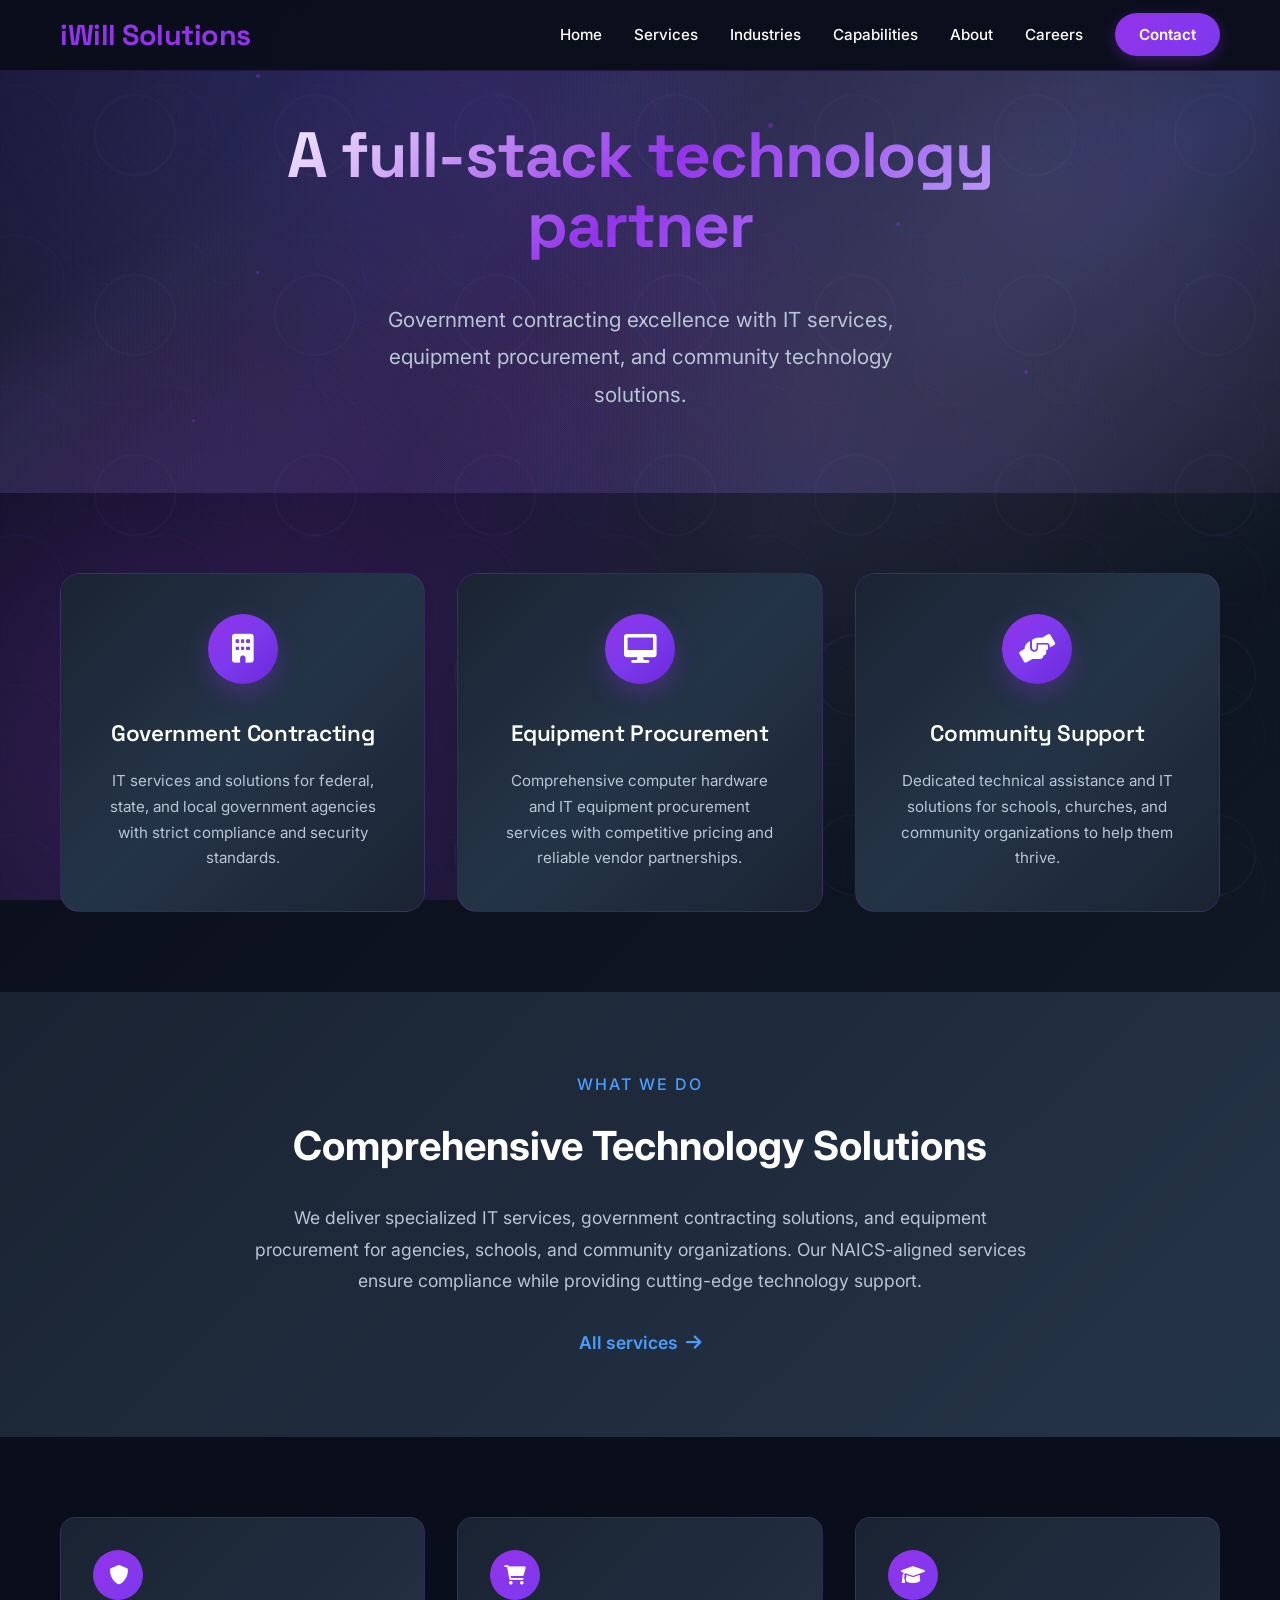
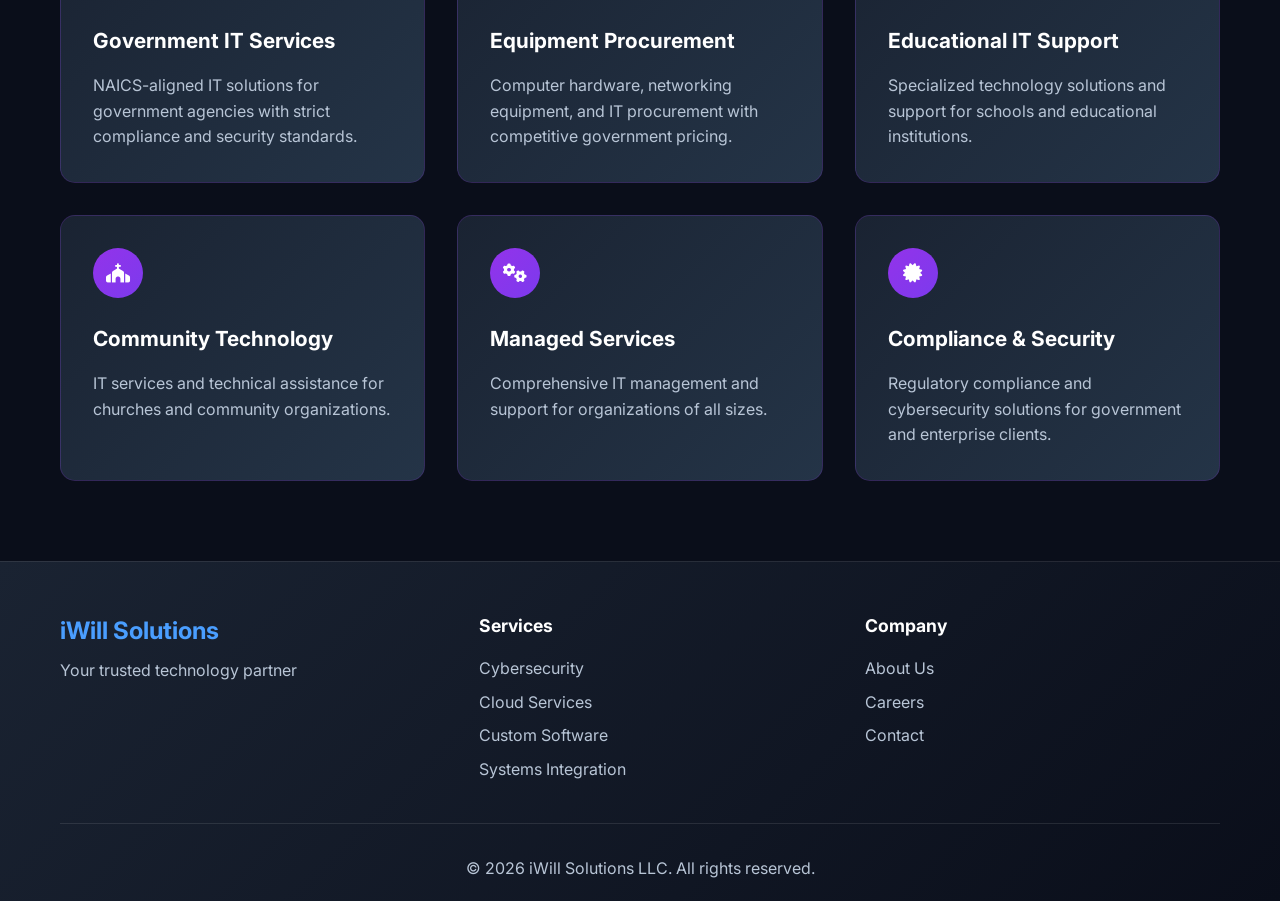
<file: index.html>
<!DOCTYPE html>
<html lang="en">
<head>
    <meta charset="UTF-8">
    <meta name="viewport" content="width=device-width, initial-scale=1.0">
    <title>iWill Solutions - A full-stack technology partner</title>
    <link rel="stylesheet" href="styles.css">
    <link rel="stylesheet" href="https://cdnjs.cloudflare.com/ajax/libs/font-awesome/6.0.0/css/all.min.css">
</head>
<body>
    <!-- Navigation -->
    <header class="navbar">
        <nav class="nav-container">
            <div class="nav-logo">
                <h2>iWill Solutions</h2>
            </div>
            <ul class="nav-menu">
                <li><a href="index.html" class="nav-link active">Home</a></li>
                <li><a href="services.html" class="nav-link">Services</a></li>
                <li><a href="industries.html" class="nav-link">Industries</a></li>
                <li><a href="capabilities.html" class="nav-link">Capabilities</a></li>
                <li><a href="about.html" class="nav-link">About</a></li>
                <li><a href="careers.html" class="nav-link">Careers</a></li>
                <li><a href="#contact" class="nav-link contact-btn">Contact</a></li>
            </ul>
            <div class="hamburger">
                <span></span>
                <span></span>
                <span></span>
            </div>
        </nav>
    </header>

    <!-- Main Content -->
    <main>
        <!-- Hero Section -->
        <section class="hero">
            <div class="container">
                <div class="hero-content">
                    <h1>A full-stack technology partner</h1>
                    <p>Government contracting excellence with IT services, equipment procurement, and community technology solutions.</p>
                </div>
            </div>
            <!-- Floating Particles -->
            <div class="particles">
                <div class="particle"></div>
                <div class="particle"></div>
                <div class="particle"></div>
                <div class="particle"></div>
                <div class="particle"></div>
                <div class="particle"></div>
                <div class="particle"></div>
                <div class="particle"></div>
                <div class="particle"></div>
                <div class="particle"></div>
                <div class="particle"></div>
            </div>
        </section>

        <!-- Feature Cards Section -->
        <section class="feature-cards">
            <div class="container">
                <div class="cards-grid">
                    <div class="card">
                        <div class="card-icon">
                            <i class="fas fa-building"></i>
                        </div>
                        <h3>Government Contracting</h3>
                        <p>IT services and solutions for federal, state, and local government agencies with strict compliance and security standards.</p>
                    </div>
                    <div class="card">
                        <div class="card-icon">
                            <i class="fas fa-desktop"></i>
                        </div>
                        <h3>Equipment Procurement</h3>
                        <p>Comprehensive computer hardware and IT equipment procurement services with competitive pricing and reliable vendor partnerships.</p>
                    </div>
                    <div class="card">
                        <div class="card-icon">
                            <i class="fas fa-hands-helping"></i>
                        </div>
                        <h3>Community Support</h3>
                        <p>Dedicated technical assistance and IT solutions for schools, churches, and community organizations to help them thrive.</p>
                    </div>
                </div>
            </div>
        </section>

        <!-- What We Do Section -->
        <section class="what-we-do">
            <div class="container">
                <div class="section-header">
                    <h2>WHAT WE DO</h2>
                    <h1>Comprehensive Technology Solutions</h1>
                    <p>We deliver specialized IT services, government contracting solutions, and equipment procurement for agencies, schools, and community organizations. Our NAICS-aligned services ensure compliance while providing cutting-edge technology support.</p>
                    <a href="services.html" class="all-services-link">All services <i class="fas fa-arrow-right"></i></a>
                </div>
            </div>
        </section>

        <!-- Services Grid Section -->
        <section class="services-grid">
            <div class="container">
                <div class="services-cards">
                    <div class="service-card">
                        <div class="service-icon">
                            <i class="fas fa-shield-alt"></i>
                        </div>
                        <h3>Government IT Services</h3>
                        <p>NAICS-aligned IT solutions for government agencies with strict compliance and security standards.</p>
                    </div>
                    <div class="service-card">
                        <div class="service-icon">
                            <i class="fas fa-shopping-cart"></i>
                        </div>
                        <h3>Equipment Procurement</h3>
                        <p>Computer hardware, networking equipment, and IT procurement with competitive government pricing.</p>
                    </div>
                    <div class="service-card">
                        <div class="service-icon">
                            <i class="fas fa-graduation-cap"></i>
                        </div>
                        <h3>Educational IT Support</h3>
                        <p>Specialized technology solutions and support for schools and educational institutions.</p>
                    </div>
                    <div class="service-card">
                        <div class="service-icon">
                            <i class="fas fa-church"></i>
                        </div>
                        <h3>Community Technology</h3>
                        <p>IT services and technical assistance for churches and community organizations.</p>
                    </div>
                    <div class="service-card">
                        <div class="service-icon">
                            <i class="fas fa-cogs"></i>
                        </div>
                        <h3>Managed Services</h3>
                        <p>Comprehensive IT management and support for organizations of all sizes.</p>
                    </div>
                    <div class="service-card">
                        <div class="service-icon">
                            <i class="fas fa-certificate"></i>
                        </div>
                        <h3>Compliance & Security</h3>
                        <p>Regulatory compliance and cybersecurity solutions for government and enterprise clients.</p>
                    </div>
                </div>
            </div>
        </section>
    </main>

    <!-- Footer -->
    <footer class="footer">
        <div class="container">
            <div class="footer-content">
                <div class="footer-logo">
                    <h3>iWill Solutions</h3>
                    <p>Your trusted technology partner</p>
                </div>
                <div class="footer-links">
                    <div class="footer-section">
                        <h4>Services</h4>
                        <ul>
                            <li><a href="services.html">Cybersecurity</a></li>
                            <li><a href="services.html">Cloud Services</a></li>
                            <li><a href="services.html">Custom Software</a></li>
                            <li><a href="services.html">Systems Integration</a></li>
                        </ul>
                    </div>
                    <div class="footer-section">
                        <h4>Company</h4>
                        <ul>
                            <li><a href="about.html">About Us</a></li>
                            <li><a href="careers.html">Careers</a></li>
                            <li><a href="#contact">Contact</a></li>
                        </ul>
                    </div>
                </div>
            </div>
            <div class="footer-bottom">
                <p>&copy; 2026 iWill Solutions LLC. All rights reserved.</p>
            </div>
        </div>
    </footer>

    <script src="script.js"></script>
</body>
</html>
</file>
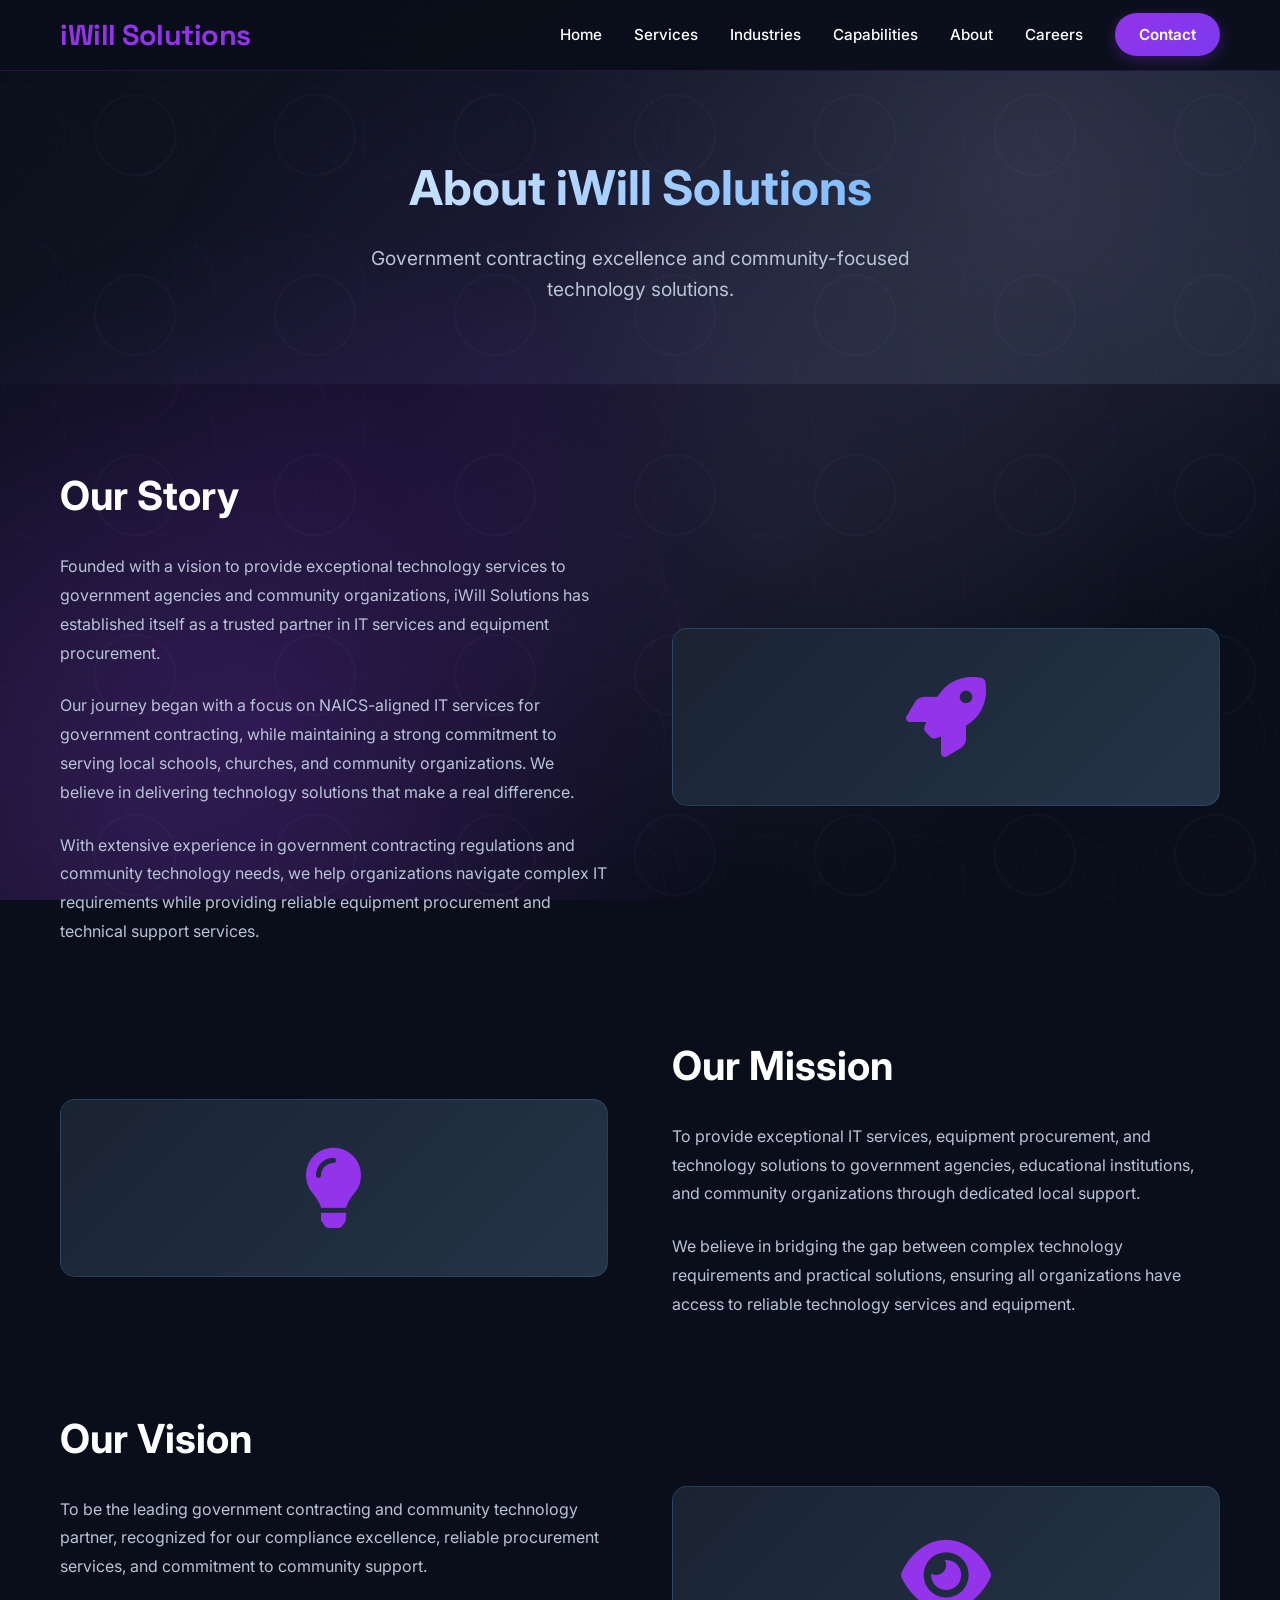
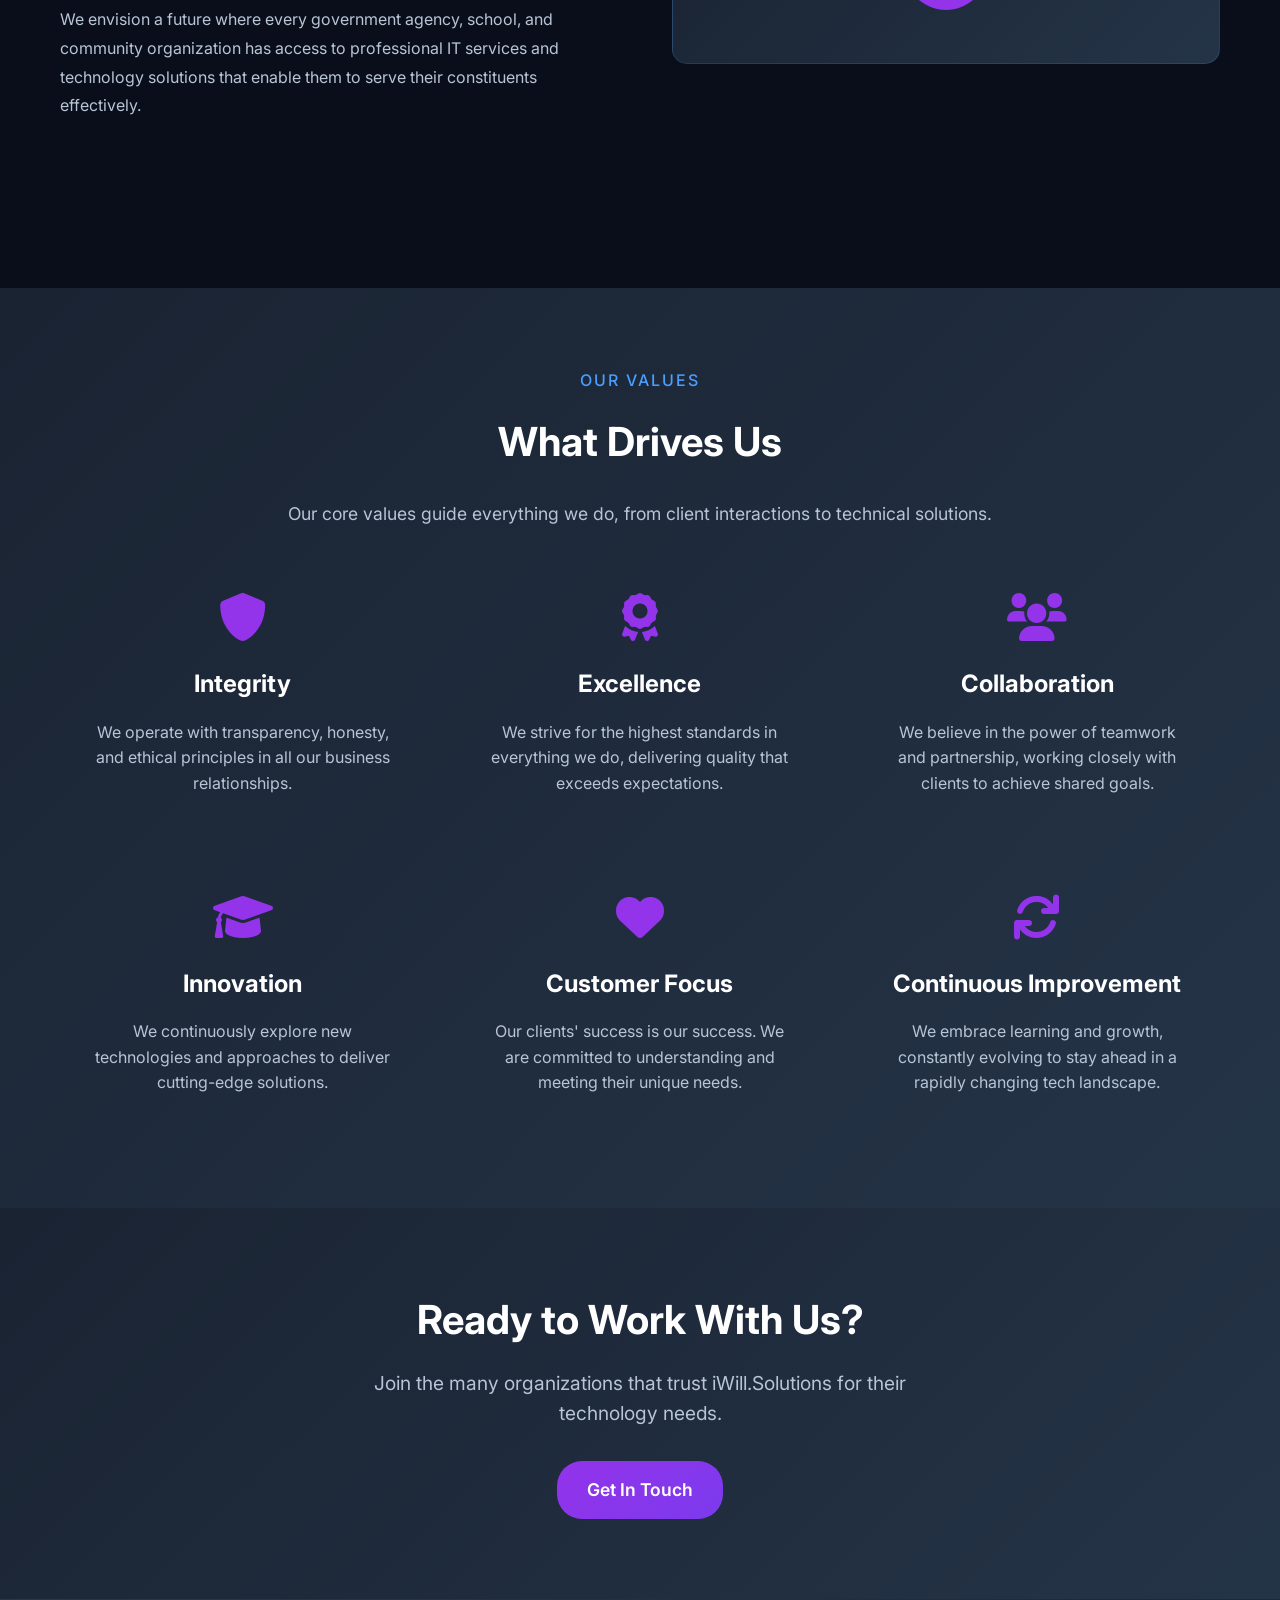
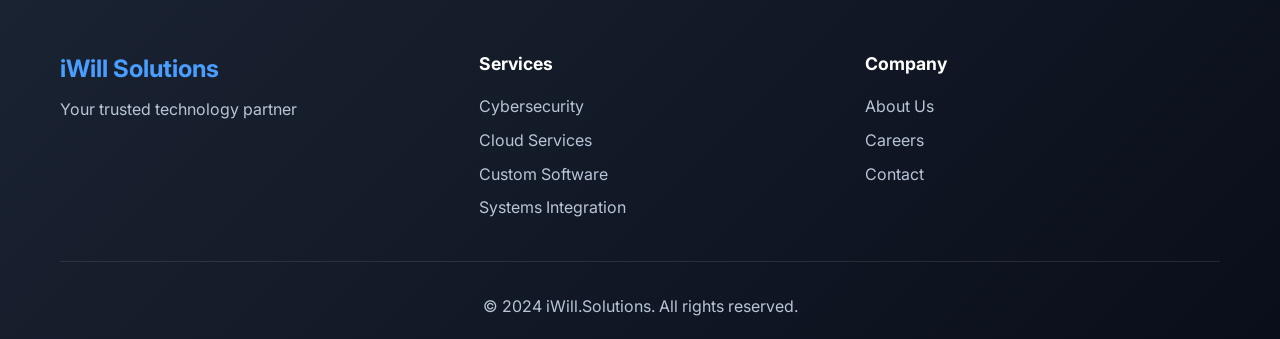
<file: about.html>
<!DOCTYPE html>
<html lang="en">
<head>
    <meta charset="UTF-8">
    <meta name="viewport" content="width=device-width, initial-scale=1.0">
    <title>About - iWill Solutions</title>
    <link rel="stylesheet" href="styles.css">
    <link rel="stylesheet" href="https://cdnjs.cloudflare.com/ajax/libs/font-awesome/6.0.0/css/all.min.css">
</head>
<body>
    <!-- Navigation -->
    <header class="navbar">
        <nav class="nav-container">
            <div class="nav-logo">
                <h2>iWill Solutions</h2>
            </div>
            <ul class="nav-menu">
                <li><a href="index.html" class="nav-link">Home</a></li>
                <li><a href="services.html" class="nav-link">Services</a></li>
                <li><a href="industries.html" class="nav-link">Industries</a></li>
                <li><a href="capabilities.html" class="nav-link">Capabilities</a></li>
                <li><a href="about.html" class="nav-link active">About</a></li>
                <li><a href="careers.html" class="nav-link">Careers</a></li>
                <li><a href="#contact" class="nav-link contact-btn">Contact</a></li>
            </ul>
            <div class="hamburger">
                <span></span>
                <span></span>
                <span></span>
            </div>
        </nav>
    </header>

    <!-- Main Content -->
    <main>
        <!-- Page Header -->
        <section class="page-header">
            <div class="container">
                <div class="page-header-content">
                    <h1>About iWill Solutions</h1>
                    <p>Government contracting excellence and community-focused technology solutions.</p>
                </div>
            </div>
        </section>

        <!-- About Content -->
        <section class="about-content">
            <div class="container">
                <div class="about-grid">
                    <div class="about-text">
                        <h2>Our Story</h2>
                        <p>Founded with a vision to provide exceptional technology services to government agencies and community organizations, iWill Solutions has established itself as a trusted partner in IT services and equipment procurement.</p>
                        <p>Our journey began with a focus on NAICS-aligned IT services for government contracting, while maintaining a strong commitment to serving local schools, churches, and community organizations. We believe in delivering technology solutions that make a real difference.</p>
                        <p>With extensive experience in government contracting regulations and community technology needs, we help organizations navigate complex IT requirements while providing reliable equipment procurement and technical support services.</p>
                    </div>
                    <div class="about-image">
                        <i class="fas fa-rocket"></i>
                    </div>
                </div>

                <div class="about-grid">
                    <div class="about-image">
                        <i class="fas fa-lightbulb"></i>
                    </div>
                    <div class="about-text">
                        <h2>Our Mission</h2>
                        <p>To provide exceptional IT services, equipment procurement, and technology solutions to government agencies, educational institutions, and community organizations through dedicated local support.</p>
                        <p>We believe in bridging the gap between complex technology requirements and practical solutions, ensuring all organizations have access to reliable technology services and equipment.</p>
                    </div>
                </div>

                <div class="about-grid">
                    <div class="about-text">
                        <h2>Our Vision</h2>
                        <p>To be the leading government contracting and community technology partner, recognized for our compliance excellence, reliable procurement services, and commitment to community support.</p>
                        <p>We envision a future where every government agency, school, and community organization has access to professional IT services and technology solutions that enable them to serve their constituents effectively.</p>
                    </div>
                    <div class="about-image">
                        <i class="fas fa-eye"></i>
                    </div>
                </div>
            </div>
        </section>

        <!-- Values Section -->
        <section class="values-section">
            <div class="container">
                <div class="section-header">
                    <h2>Our Values</h2>
                    <h1>What Drives Us</h1>
                    <p>Our core values guide everything we do, from client interactions to technical solutions.</p>
                </div>
                <div class="values-grid">
                    <div class="value-card">
                        <i class="fas fa-shield-alt"></i>
                        <h3>Integrity</h3>
                        <p>We operate with transparency, honesty, and ethical principles in all our business relationships.</p>
                    </div>
                    <div class="value-card">
                        <i class="fas fa-award"></i>
                        <h3>Excellence</h3>
                        <p>We strive for the highest standards in everything we do, delivering quality that exceeds expectations.</p>
                    </div>
                    <div class="value-card">
                        <i class="fas fa-users"></i>
                        <h3>Collaboration</h3>
                        <p>We believe in the power of teamwork and partnership, working closely with clients to achieve shared goals.</p>
                    </div>
                    <div class="value-card">
                        <i class="fas fa-graduation-cap"></i>
                        <h3>Innovation</h3>
                        <p>We continuously explore new technologies and approaches to deliver cutting-edge solutions.</p>
                    </div>
                    <div class="value-card">
                        <i class="fas fa-heart"></i>
                        <h3>Customer Focus</h3>
                        <p>Our clients' success is our success. We are committed to understanding and meeting their unique needs.</p>
                    </div>
                    <div class="value-card">
                        <i class="fas fa-sync"></i>
                        <h3>Continuous Improvement</h3>
                        <p>We embrace learning and growth, constantly evolving to stay ahead in a rapidly changing tech landscape.</p>
                    </div>
                </div>
            </div>
        </section>

        <!-- CTA Section -->
        <section class="cta-section">
            <div class="container">
                <div class="cta-content">
                    <h2>Ready to Work With Us?</h2>
                    <p>Join the many organizations that trust iWill.Solutions for their technology needs.</p>
                    <a href="#contact" class="cta-button">Get In Touch</a>
                </div>
            </div>
        </section>
    </main>

    <!-- Footer -->
    <footer class="footer">
        <div class="container">
            <div class="footer-content">
                <div class="footer-logo">
                    <h3>iWill Solutions</h3>
                    <p>Your trusted technology partner</p>
                </div>
                <div class="footer-links">
                    <div class="footer-section">
                        <h4>Services</h4>
                        <ul>
                            <li><a href="services.html">Cybersecurity</a></li>
                            <li><a href="services.html">Cloud Services</a></li>
                            <li><a href="services.html">Custom Software</a></li>
                            <li><a href="services.html">Systems Integration</a></li>
                        </ul>
                    </div>
                    <div class="footer-section">
                        <h4>Company</h4>
                        <ul>
                            <li><a href="about.html">About Us</a></li>
                            <li><a href="careers.html">Careers</a></li>
                            <li><a href="#contact">Contact</a></li>
                        </ul>
                    </div>
                </div>
            </div>
            <div class="footer-bottom">
                <p>&copy; 2024 iWill.Solutions. All rights reserved.</p>
            </div>
        </div>
    </footer>

    <script src="script.js"></script>
</body>
</html>
</file>
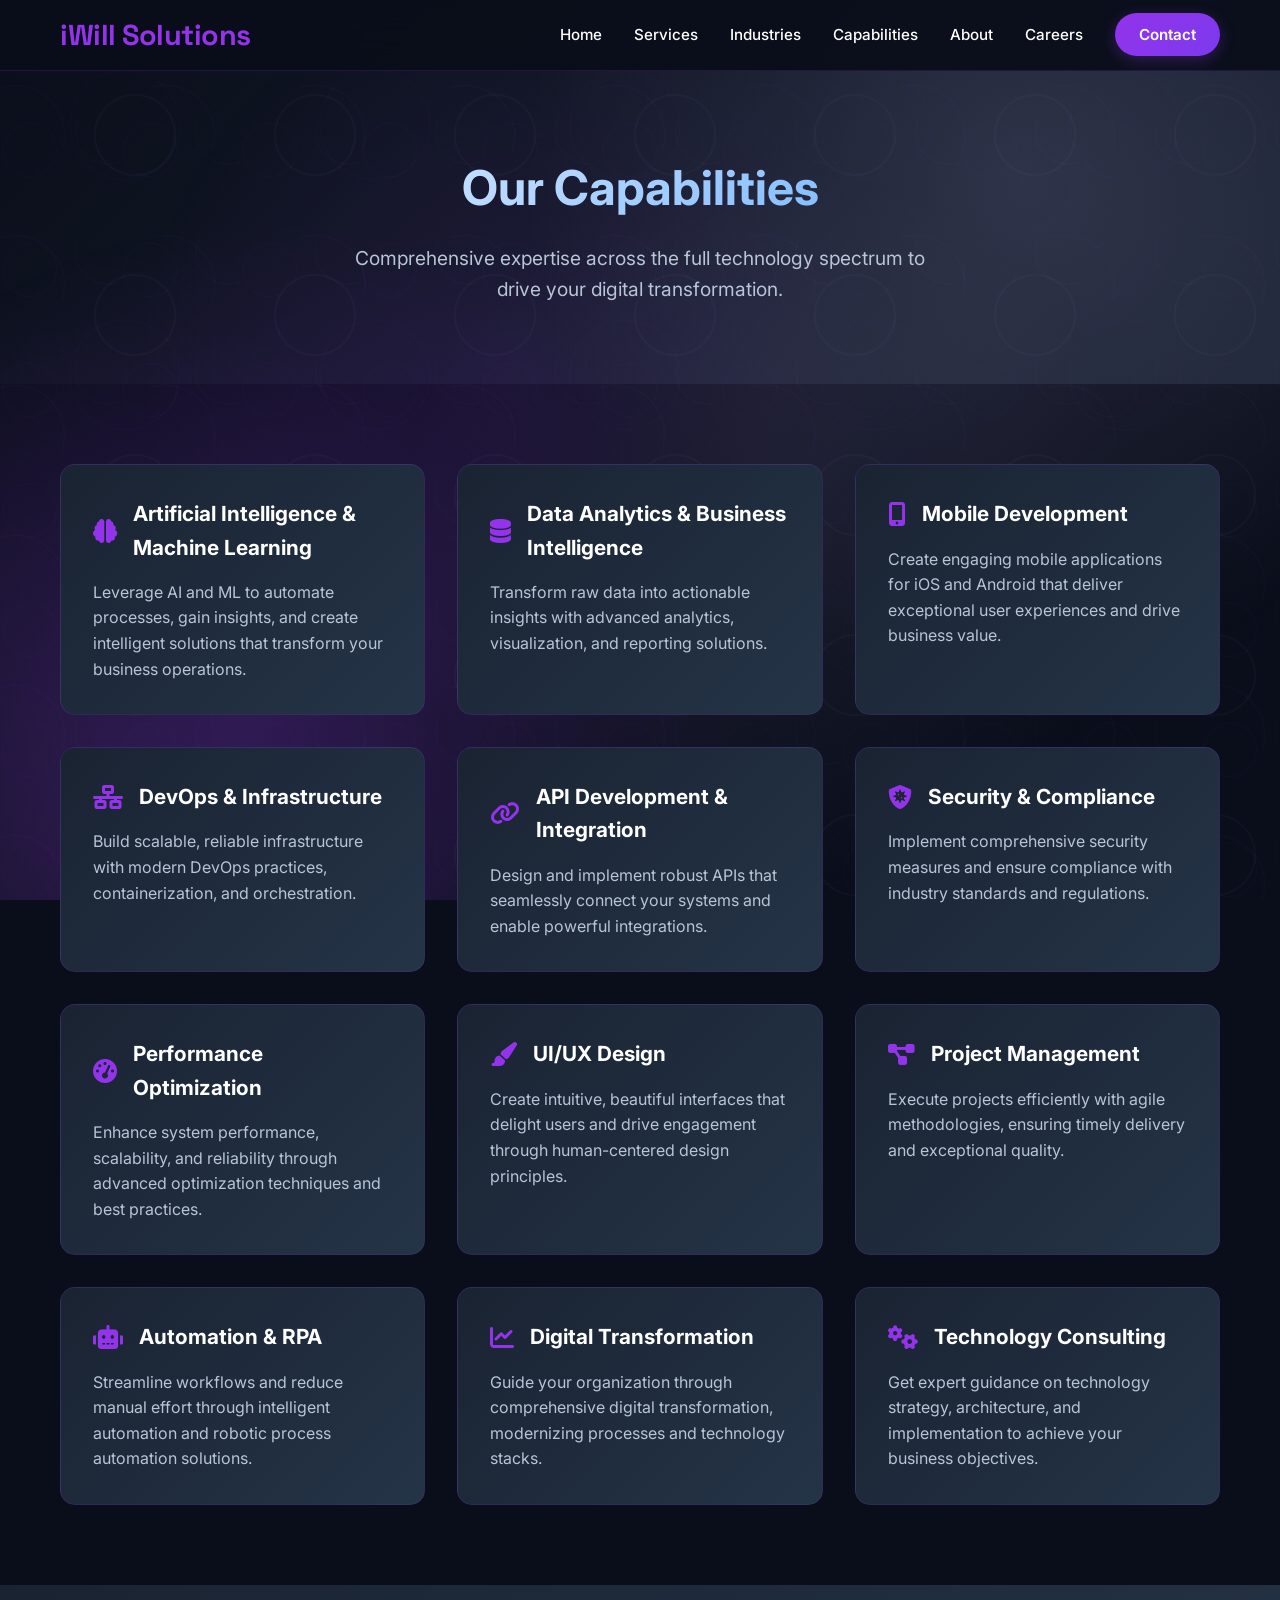
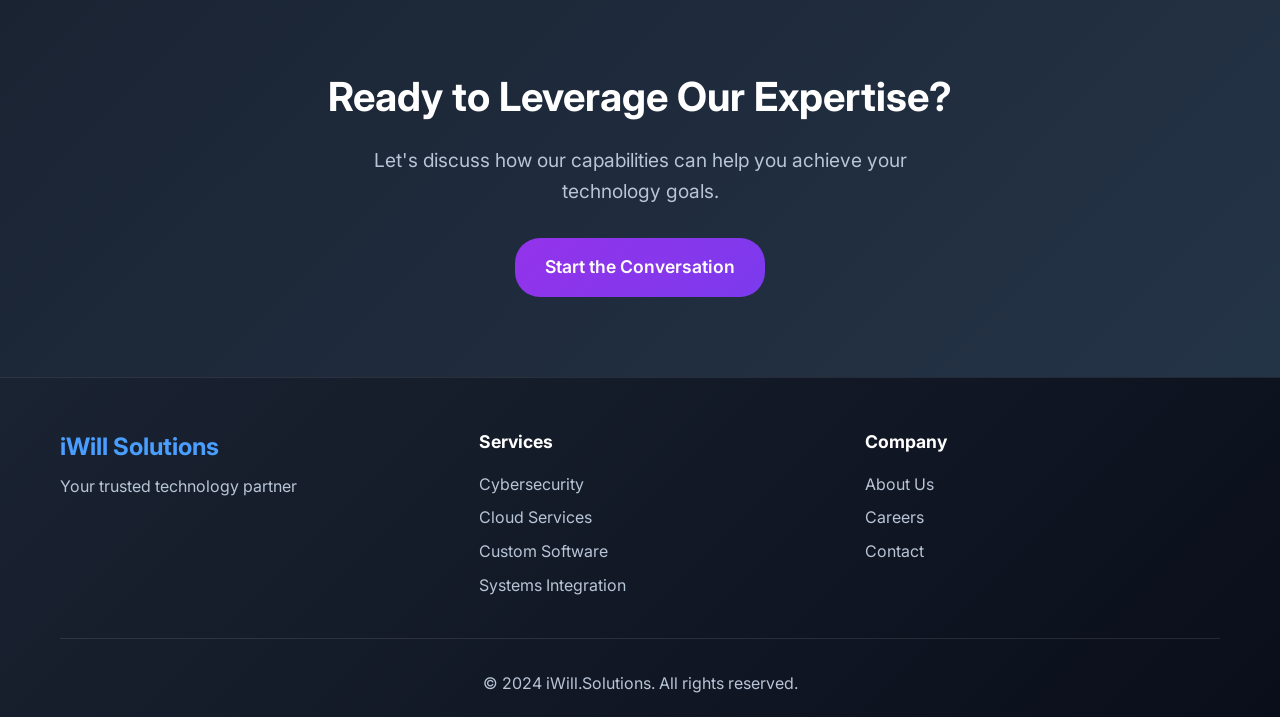
<file: capabilities.html>
<!DOCTYPE html>
<html lang="en">
<head>
    <meta charset="UTF-8">
    <meta name="viewport" content="width=device-width, initial-scale=1.0">
    <title>Capabilities - iWill Solutions</title>
    <link rel="stylesheet" href="styles.css">
    <link rel="stylesheet" href="https://cdnjs.cloudflare.com/ajax/libs/font-awesome/6.0.0/css/all.min.css">
</head>
<body>
    <!-- Navigation -->
    <header class="navbar">
        <nav class="nav-container">
            <div class="nav-logo">
                <h2>iWill Solutions</h2>
            </div>
            <ul class="nav-menu">
                <li><a href="index.html" class="nav-link">Home</a></li>
                <li><a href="services.html" class="nav-link">Services</a></li>
                <li><a href="industries.html" class="nav-link">Industries</a></li>
                <li><a href="capabilities.html" class="nav-link active">Capabilities</a></li>
                <li><a href="about.html" class="nav-link">About</a></li>
                <li><a href="careers.html" class="nav-link">Careers</a></li>
                <li><a href="#contact" class="nav-link contact-btn">Contact</a></li>
            </ul>
            <div class="hamburger">
                <span></span>
                <span></span>
                <span></span>
            </div>
        </nav>
    </header>

    <!-- Main Content -->
    <main>
        <!-- Page Header -->
        <section class="capabilities-hero">
            <div class="container">
                <div class="page-header-content">
                    <h1>Our Capabilities</h1>
                    <p>Comprehensive expertise across the full technology spectrum to drive your digital transformation.</p>
                </div>
            </div>
        </section>

        <!-- Capabilities Grid -->
        <section class="services-detail">
            <div class="container">
                <div class="capabilities-grid">
                    <div class="capability-card">
                        <div class="capability-header">
                            <i class="fas fa-brain"></i>
                            <h3>Artificial Intelligence & Machine Learning</h3>
                        </div>
                        <p>Leverage AI and ML to automate processes, gain insights, and create intelligent solutions that transform your business operations.</p>
                    </div>

                    <div class="capability-card">
                        <div class="capability-header">
                            <i class="fas fa-database"></i>
                            <h3>Data Analytics & Business Intelligence</h3>
                        </div>
                        <p>Transform raw data into actionable insights with advanced analytics, visualization, and reporting solutions.</p>
                    </div>

                    <div class="capability-card">
                        <div class="capability-header">
                            <i class="fas fa-mobile-alt"></i>
                            <h3>Mobile Development</h3>
                        </div>
                        <p>Create engaging mobile applications for iOS and Android that deliver exceptional user experiences and drive business value.</p>
                    </div>

                    <div class="capability-card">
                        <div class="capability-header">
                            <i class="fas fa-network-wired"></i>
                            <h3>DevOps & Infrastructure</h3>
                        </div>
                        <p>Build scalable, reliable infrastructure with modern DevOps practices, containerization, and orchestration.</p>
                    </div>

                    <div class="capability-card">
                        <div class="capability-header">
                            <i class="fas fa-link"></i>
                            <h3>API Development & Integration</h3>
                        </div>
                        <p>Design and implement robust APIs that seamlessly connect your systems and enable powerful integrations.</p>
                    </div>

                    <div class="capability-card">
                        <div class="capability-header">
                            <i class="fas fa-shield-virus"></i>
                            <h3>Security & Compliance</h3>
                        </div>
                        <p>Implement comprehensive security measures and ensure compliance with industry standards and regulations.</p>
                    </div>

                    <div class="capability-card">
                        <div class="capability-header">
                            <i class="fas fa-tachometer-alt"></i>
                            <h3>Performance Optimization</h3>
                        </div>
                        <p>Enhance system performance, scalability, and reliability through advanced optimization techniques and best practices.</p>
                    </div>

                    <div class="capability-card">
                        <div class="capability-header">
                            <i class="fas fa-paint-brush"></i>
                            <h3>UI/UX Design</h3>
                        </div>
                        <p>Create intuitive, beautiful interfaces that delight users and drive engagement through human-centered design principles.</p>
                    </div>

                    <div class="capability-card">
                        <div class="capability-header">
                            <i class="fas fa-project-diagram"></i>
                            <h3>Project Management</h3>
                        </div>
                        <p>Execute projects efficiently with agile methodologies, ensuring timely delivery and exceptional quality.</p>
                    </div>

                    <div class="capability-card">
                        <div class="capability-header">
                            <i class="fas fa-robot"></i>
                            <h3>Automation & RPA</h3>
                        </div>
                        <p>Streamline workflows and reduce manual effort through intelligent automation and robotic process automation solutions.</p>
                    </div>

                    <div class="capability-card">
                        <div class="capability-header">
                            <i class="fas fa-chart-line"></i>
                            <h3>Digital Transformation</h3>
                        </div>
                        <p>Guide your organization through comprehensive digital transformation, modernizing processes and technology stacks.</p>
                    </div>

                    <div class="capability-card">
                        <div class="capability-header">
                            <i class="fas fa-cogs"></i>
                            <h3>Technology Consulting</h3>
                        </div>
                        <p>Get expert guidance on technology strategy, architecture, and implementation to achieve your business objectives.</p>
                    </div>
                </div>
            </div>
        </section>

        <!-- CTA Section -->
        <section class="cta-section">
            <div class="container">
                <div class="cta-content">
                    <h2>Ready to Leverage Our Expertise?</h2>
                    <p>Let's discuss how our capabilities can help you achieve your technology goals.</p>
                    <a href="#contact" class="cta-button">Start the Conversation</a>
                </div>
            </div>
        </section>
    </main>

    <!-- Footer -->
    <footer class="footer">
        <div class="container">
            <div class="footer-content">
                <div class="footer-logo">
                    <h3>iWill Solutions</h3>
                    <p>Your trusted technology partner</p>
                </div>
                <div class="footer-links">
                    <div class="footer-section">
                        <h4>Services</h4>
                        <ul>
                            <li><a href="services.html">Cybersecurity</a></li>
                            <li><a href="services.html">Cloud Services</a></li>
                            <li><a href="services.html">Custom Software</a></li>
                            <li><a href="services.html">Systems Integration</a></li>
                        </ul>
                    </div>
                    <div class="footer-section">
                        <h4>Company</h4>
                        <ul>
                            <li><a href="about.html">About Us</a></li>
                            <li><a href="careers.html">Careers</a></li>
                            <li><a href="#contact">Contact</a></li>
                        </ul>
                    </div>
                </div>
            </div>
            <div class="footer-bottom">
                <p>&copy; 2024 iWill.Solutions. All rights reserved.</p>
            </div>
        </div>
    </footer>

    <script src="script.js"></script>
</body>
</html>
</file>
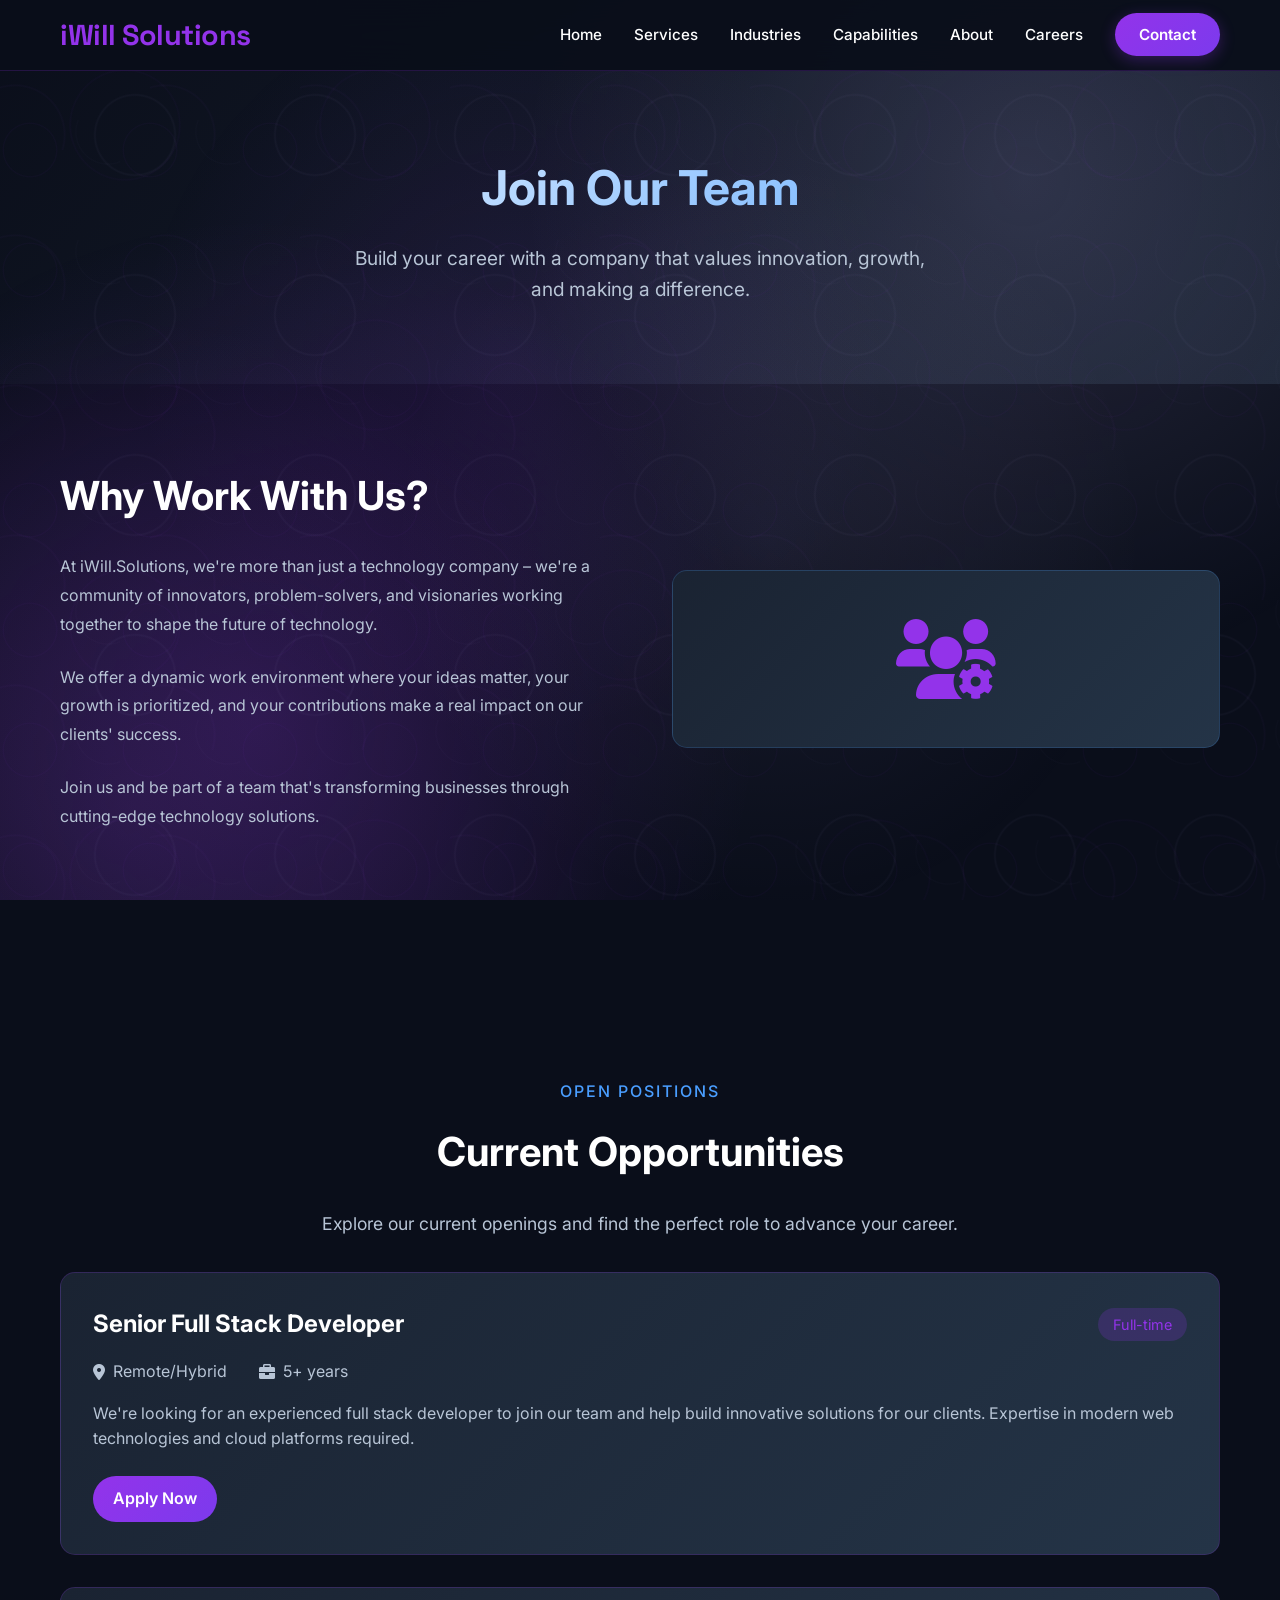
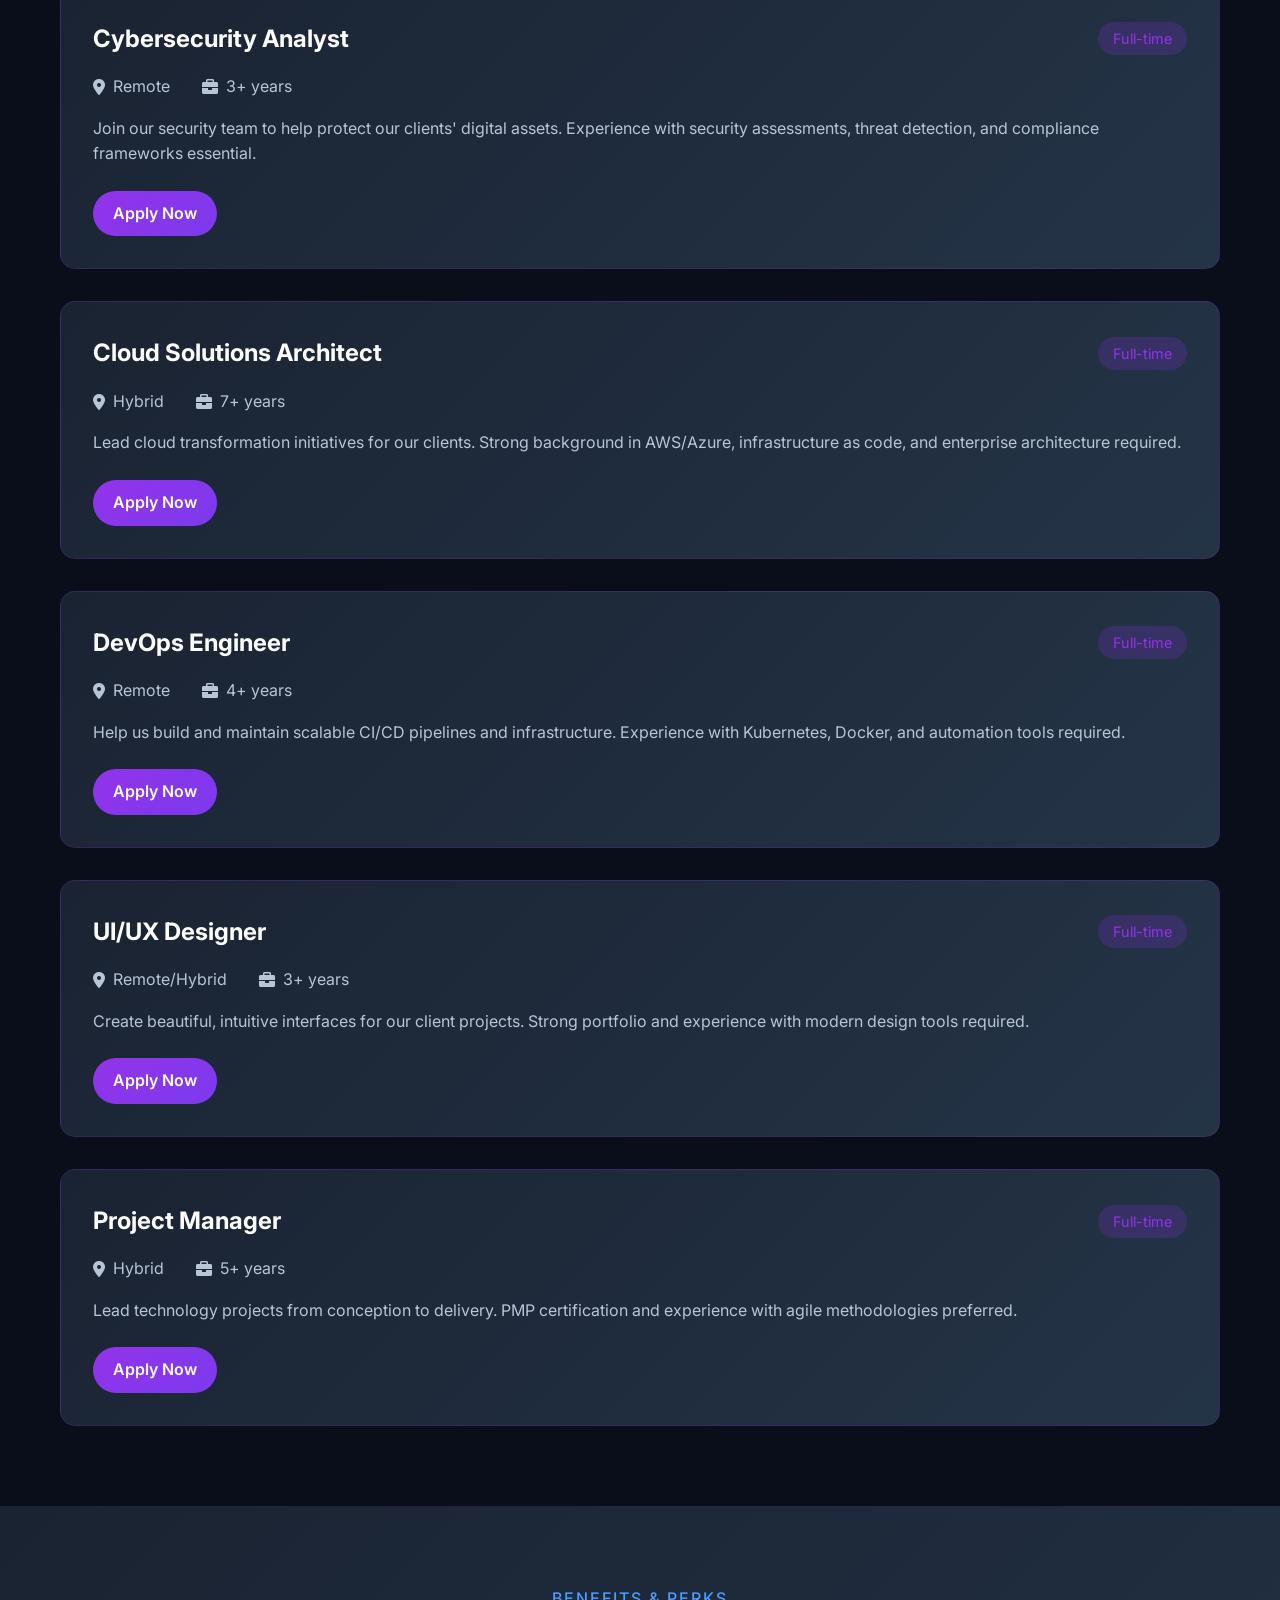
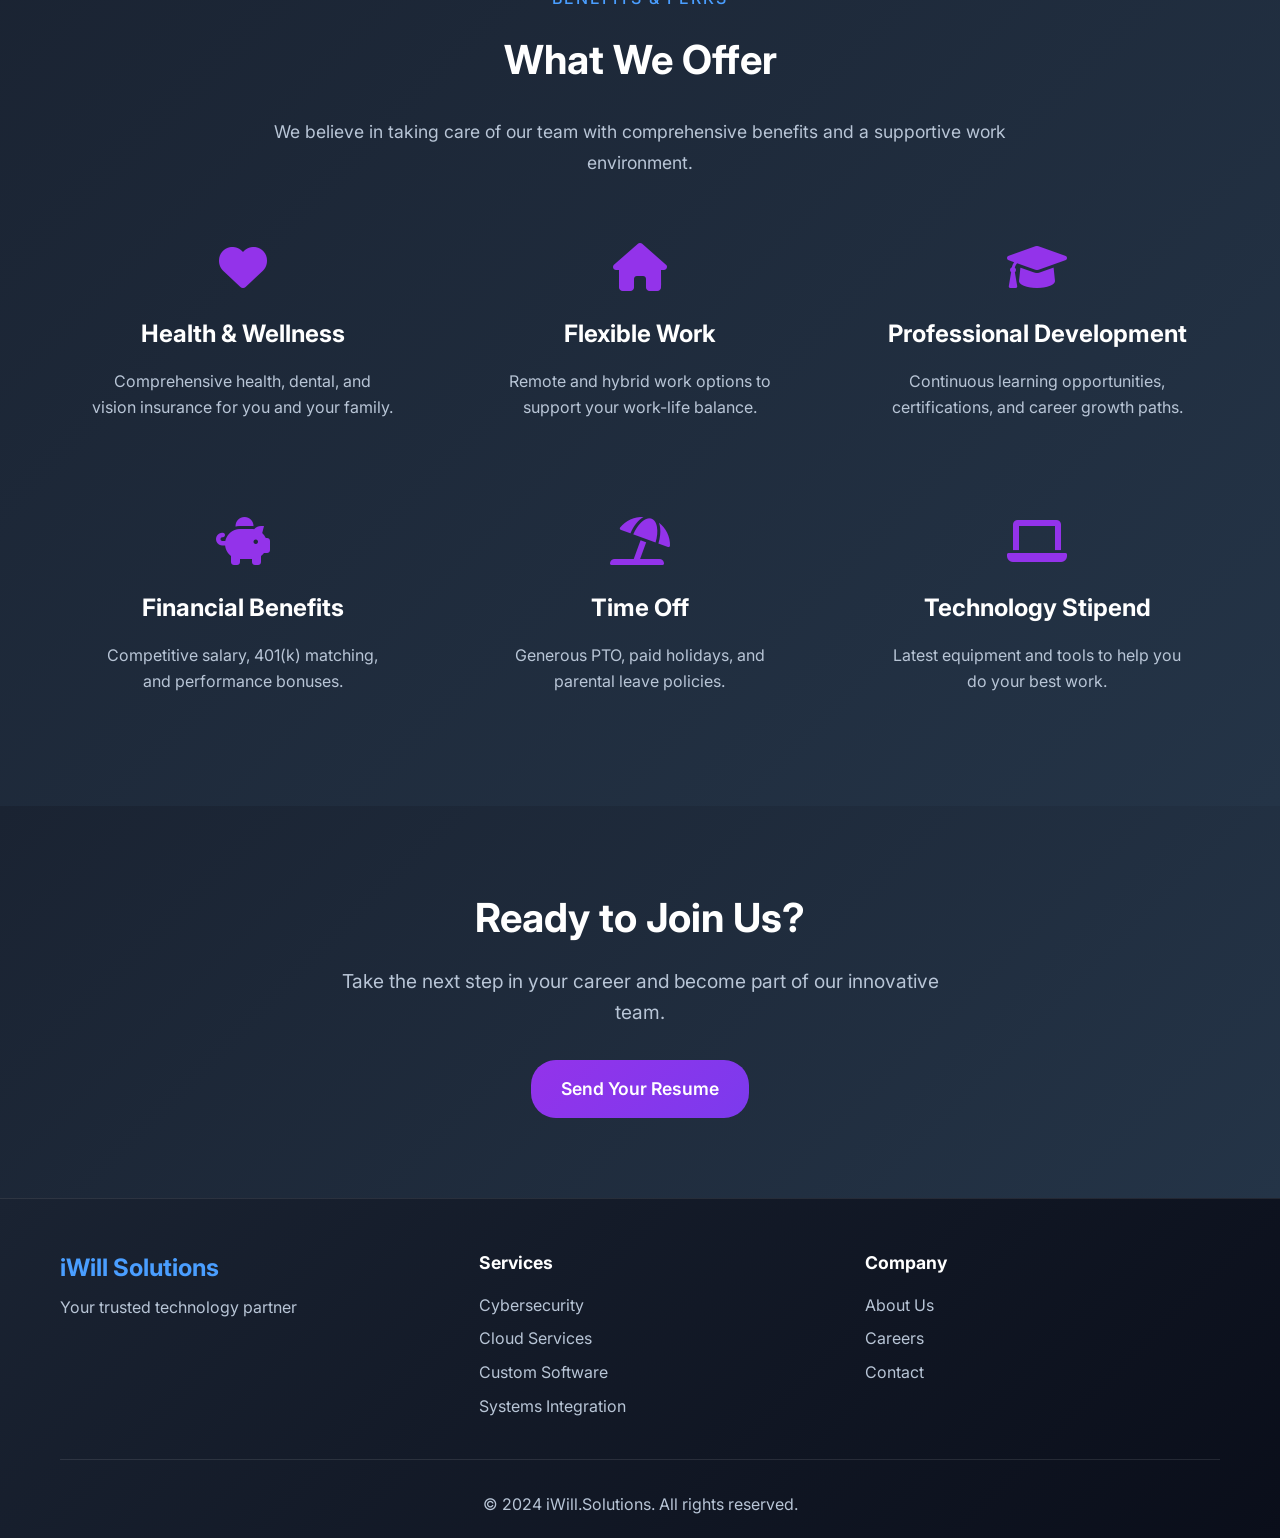
<file: careers.html>
<!DOCTYPE html>
<html lang="en">
<head>
    <meta charset="UTF-8">
    <meta name="viewport" content="width=device-width, initial-scale=1.0">
    <title>Careers - iWill Solutions</title>
    <link rel="stylesheet" href="styles.css">
    <link rel="stylesheet" href="https://cdnjs.cloudflare.com/ajax/libs/font-awesome/6.0.0/css/all.min.css">
</head>
<body>
    <!-- Navigation -->
    <header class="navbar">
        <nav class="nav-container">
            <div class="nav-logo">
                <h2>iWill Solutions</h2>
            </div>
            <ul class="nav-menu">
                <li><a href="index.html" class="nav-link">Home</a></li>
                <li><a href="services.html" class="nav-link">Services</a></li>
                <li><a href="industries.html" class="nav-link">Industries</a></li>
                <li><a href="capabilities.html" class="nav-link">Capabilities</a></li>
                <li><a href="about.html" class="nav-link">About</a></li>
                <li><a href="careers.html" class="nav-link active">Careers</a></li>
                <li><a href="#contact" class="nav-link contact-btn">Contact</a></li>
            </ul>
            <div class="hamburger">
                <span></span>
                <span></span>
                <span></span>
            </div>
        </nav>
    </header>

    <!-- Main Content -->
    <main>
        <!-- Page Header -->
        <section class="careers-hero">
            <div class="container">
                <div class="page-header-content">
                    <h1>Join Our Team</h1>
                    <p>Build your career with a company that values innovation, growth, and making a difference.</p>
                </div>
            </div>
        </section>

        <!-- About Working With Us -->
        <section class="about-content">
            <div class="container">
                <div class="about-grid">
                    <div class="about-text">
                        <h2>Why Work With Us?</h2>
                        <p>At iWill.Solutions, we're more than just a technology company – we're a community of innovators, problem-solvers, and visionaries working together to shape the future of technology.</p>
                        <p>We offer a dynamic work environment where your ideas matter, your growth is prioritized, and your contributions make a real impact on our clients' success.</p>
                        <p>Join us and be part of a team that's transforming businesses through cutting-edge technology solutions.</p>
                    </div>
                    <div class="about-image">
                        <i class="fas fa-users-cog"></i>
                    </div>
                </div>
            </div>
        </section>

        <!-- Open Positions -->
        <section class="open-positions">
            <div class="container">
                <div class="section-header">
                    <h2>Open Positions</h2>
                    <h1>Current Opportunities</h1>
                    <p>Explore our current openings and find the perfect role to advance your career.</p>
                </div>
                
                <div class="positions-grid">
                    <div class="position-card">
                        <div class="position-header">
                            <h3 class="position-title">Senior Full Stack Developer</h3>
                            <span class="position-type">Full-time</span>
                        </div>
                        <div class="position-details">
                            <span><i class="fas fa-map-marker-alt"></i> Remote/Hybrid</span>
                            <span><i class="fas fa-briefcase"></i> 5+ years</span>
                        </div>
                        <p class="position-description">We're looking for an experienced full stack developer to join our team and help build innovative solutions for our clients. Expertise in modern web technologies and cloud platforms required.</p>
                        <a href="#contact" class="apply-button">Apply Now</a>
                    </div>

                    <div class="position-card">
                        <div class="position-header">
                            <h3 class="position-title">Cybersecurity Analyst</h3>
                            <span class="position-type">Full-time</span>
                        </div>
                        <div class="position-details">
                            <span><i class="fas fa-map-marker-alt"></i> Remote</span>
                            <span><i class="fas fa-briefcase"></i> 3+ years</span>
                        </div>
                        <p class="position-description">Join our security team to help protect our clients' digital assets. Experience with security assessments, threat detection, and compliance frameworks essential.</p>
                        <a href="#contact" class="apply-button">Apply Now</a>
                    </div>

                    <div class="position-card">
                        <div class="position-header">
                            <h3 class="position-title">Cloud Solutions Architect</h3>
                            <span class="position-type">Full-time</span>
                        </div>
                        <div class="position-details">
                            <span><i class="fas fa-map-marker-alt"></i> Hybrid</span>
                            <span><i class="fas fa-briefcase"></i> 7+ years</span>
                        </div>
                        <p class="position-description">Lead cloud transformation initiatives for our clients. Strong background in AWS/Azure, infrastructure as code, and enterprise architecture required.</p>
                        <a href="#contact" class="apply-button">Apply Now</a>
                    </div>

                    <div class="position-card">
                        <div class="position-header">
                            <h3 class="position-title">DevOps Engineer</h3>
                            <span class="position-type">Full-time</span>
                        </div>
                        <div class="position-details">
                            <span><i class="fas fa-map-marker-alt"></i> Remote</span>
                            <span><i class="fas fa-briefcase"></i> 4+ years</span>
                        </div>
                        <p class="position-description">Help us build and maintain scalable CI/CD pipelines and infrastructure. Experience with Kubernetes, Docker, and automation tools required.</p>
                        <a href="#contact" class="apply-button">Apply Now</a>
                    </div>

                    <div class="position-card">
                        <div class="position-header">
                            <h3 class="position-title">UI/UX Designer</h3>
                            <span class="position-type">Full-time</span>
                        </div>
                        <div class="position-details">
                            <span><i class="fas fa-map-marker-alt"></i> Remote/Hybrid</span>
                            <span><i class="fas fa-briefcase"></i> 3+ years</span>
                        </div>
                        <p class="position-description">Create beautiful, intuitive interfaces for our client projects. Strong portfolio and experience with modern design tools required.</p>
                        <a href="#contact" class="apply-button">Apply Now</a>
                    </div>

                    <div class="position-card">
                        <div class="position-header">
                            <h3 class="position-title">Project Manager</h3>
                            <span class="position-type">Full-time</span>
                        </div>
                        <div class="position-details">
                            <span><i class="fas fa-map-marker-alt"></i> Hybrid</span>
                            <span><i class="fas fa-briefcase"></i> 5+ years</span>
                        </div>
                        <p class="position-description">Lead technology projects from conception to delivery. PMP certification and experience with agile methodologies preferred.</p>
                        <a href="#contact" class="apply-button">Apply Now</a>
                    </div>
                </div>
            </div>
        </section>

        <!-- Benefits Section -->
        <section class="values-section">
            <div class="container">
                <div class="section-header">
                    <h2>Benefits & Perks</h2>
                    <h1>What We Offer</h1>
                    <p>We believe in taking care of our team with comprehensive benefits and a supportive work environment.</p>
                </div>
                <div class="values-grid">
                    <div class="value-card">
                        <i class="fas fa-heart"></i>
                        <h3>Health & Wellness</h3>
                        <p>Comprehensive health, dental, and vision insurance for you and your family.</p>
                    </div>
                    <div class="value-card">
                        <i class="fas fa-home"></i>
                        <h3>Flexible Work</h3>
                        <p>Remote and hybrid work options to support your work-life balance.</p>
                    </div>
                    <div class="value-card">
                        <i class="fas fa-graduation-cap"></i>
                        <h3>Professional Development</h3>
                        <p>Continuous learning opportunities, certifications, and career growth paths.</p>
                    </div>
                    <div class="value-card">
                        <i class="fas fa-piggy-bank"></i>
                        <h3>Financial Benefits</h3>
                        <p>Competitive salary, 401(k) matching, and performance bonuses.</p>
                    </div>
                    <div class="value-card">
                        <i class="fas fa-umbrella-beach"></i>
                        <h3>Time Off</h3>
                        <p>Generous PTO, paid holidays, and parental leave policies.</p>
                    </div>
                    <div class="value-card">
                        <i class="fas fa-laptop"></i>
                        <h3>Technology Stipend</h3>
                        <p>Latest equipment and tools to help you do your best work.</p>
                    </div>
                </div>
            </div>
        </section>

        <!-- CTA Section -->
        <section class="cta-section">
            <div class="container">
                <div class="cta-content">
                    <h2>Ready to Join Us?</h2>
                    <p>Take the next step in your career and become part of our innovative team.</p>
                    <a href="#contact" class="cta-button">Send Your Resume</a>
                </div>
            </div>
        </section>
    </main>

    <!-- Footer -->
    <footer class="footer">
        <div class="container">
            <div class="footer-content">
                <div class="footer-logo">
                    <h3>iWill Solutions</h3>
                    <p>Your trusted technology partner</p>
                </div>
                <div class="footer-links">
                    <div class="footer-section">
                        <h4>Services</h4>
                        <ul>
                            <li><a href="services.html">Cybersecurity</a></li>
                            <li><a href="services.html">Cloud Services</a></li>
                            <li><a href="services.html">Custom Software</a></li>
                            <li><a href="services.html">Systems Integration</a></li>
                        </ul>
                    </div>
                    <div class="footer-section">
                        <h4>Company</h4>
                        <ul>
                            <li><a href="about.html">About Us</a></li>
                            <li><a href="careers.html">Careers</a></li>
                            <li><a href="#contact">Contact</a></li>
                        </ul>
                    </div>
                </div>
            </div>
            <div class="footer-bottom">
                <p>&copy; 2024 iWill.Solutions. All rights reserved.</p>
            </div>
        </div>
    </footer>

    <script src="script.js"></script>
</body>
</html>
</file>
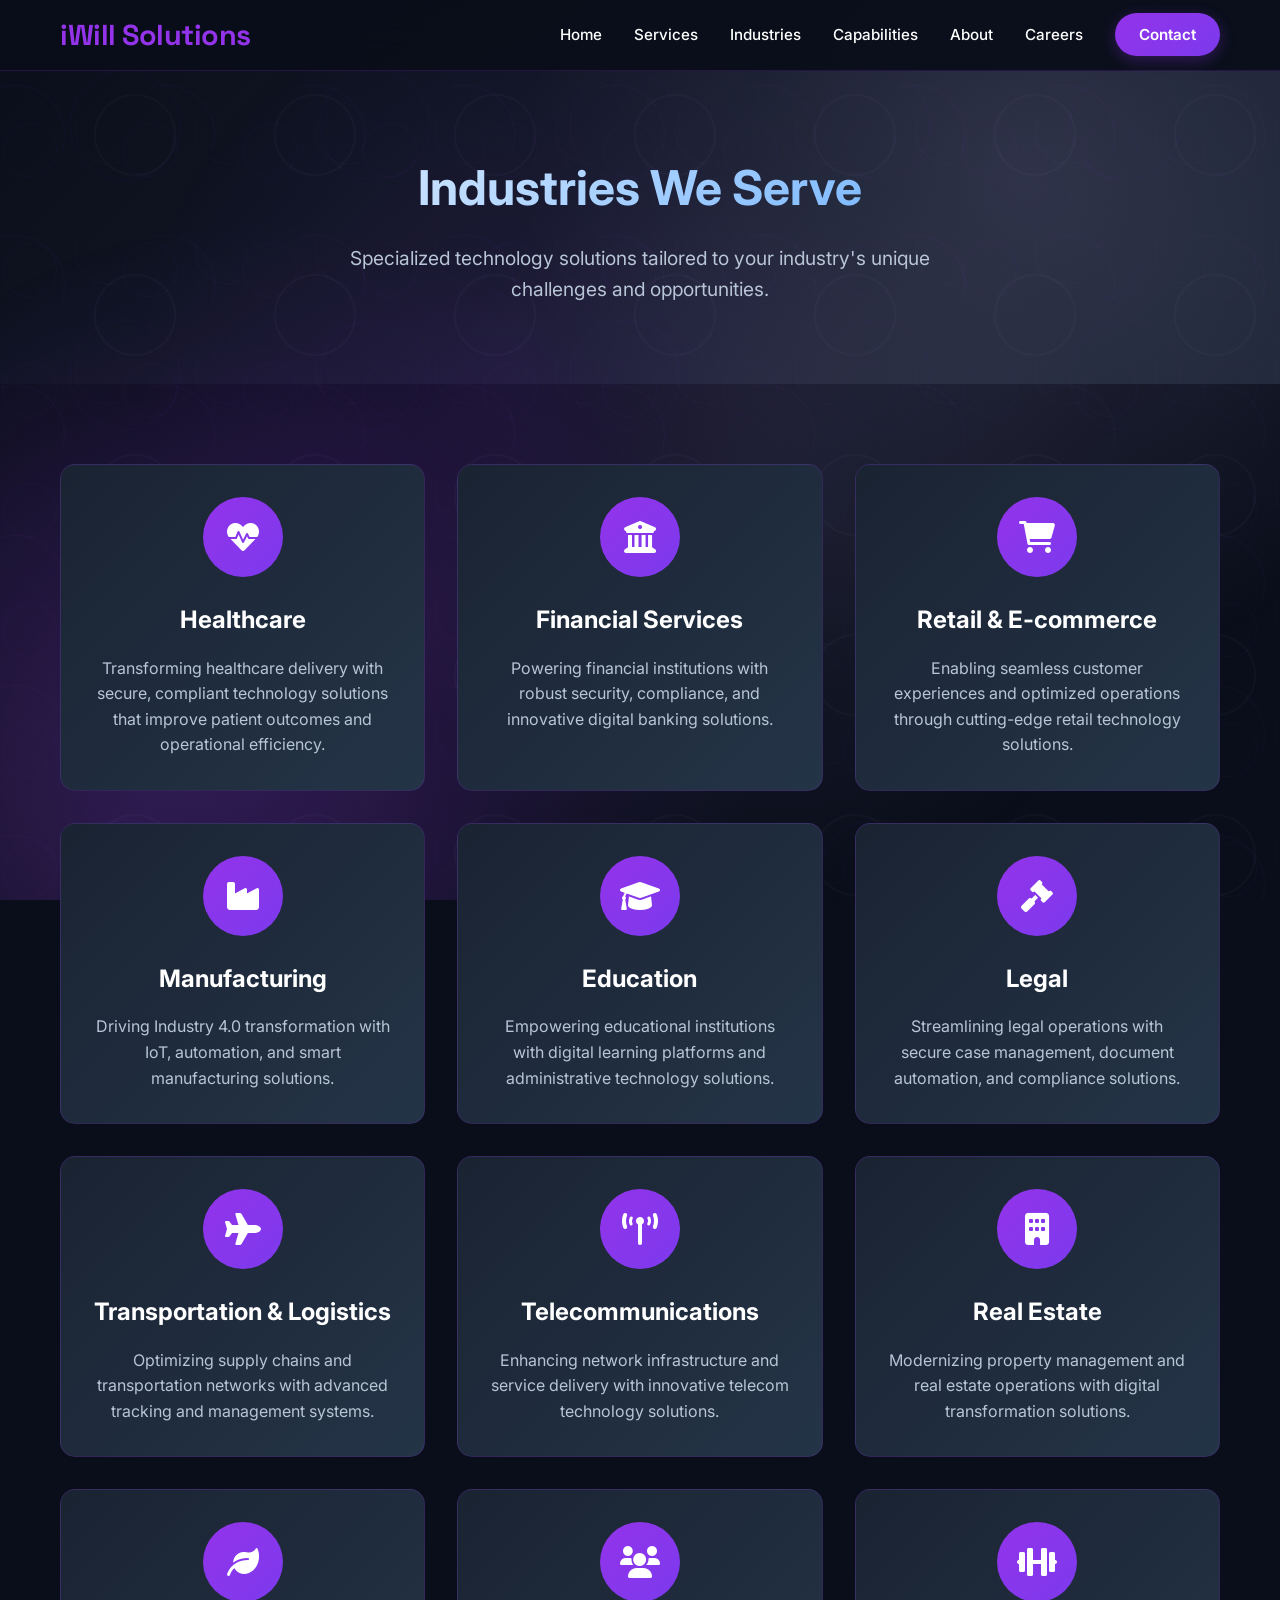
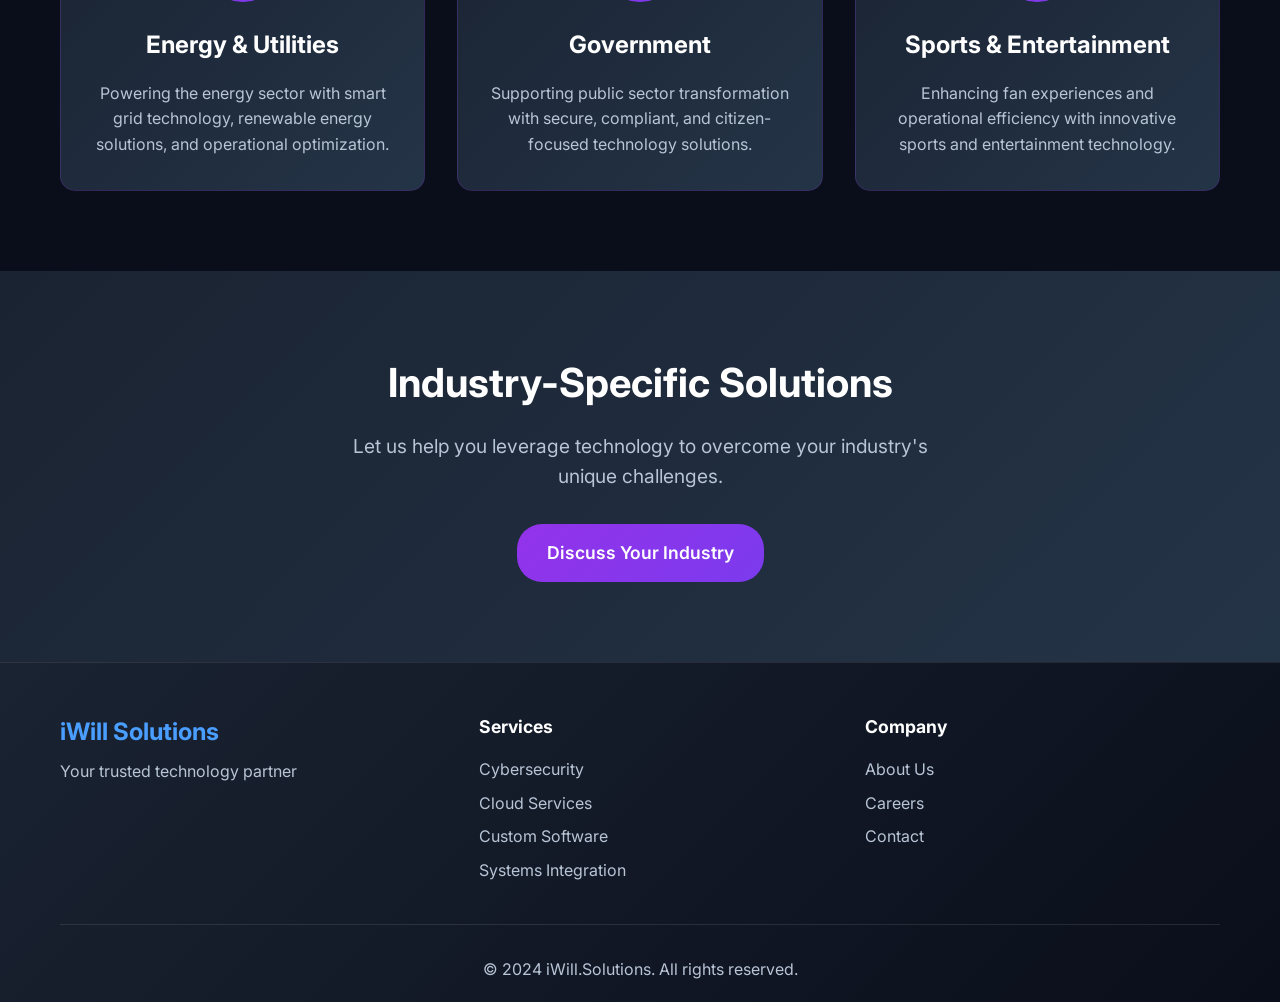
<file: industries.html>
<!DOCTYPE html>
<html lang="en">
<head>
    <meta charset="UTF-8">
    <meta name="viewport" content="width=device-width, initial-scale=1.0">
    <title>Industries - iWill Solutions</title>
    <link rel="stylesheet" href="styles.css">
    <link rel="stylesheet" href="https://cdnjs.cloudflare.com/ajax/libs/font-awesome/6.0.0/css/all.min.css">
</head>
<body>
    <!-- Navigation -->
    <header class="navbar">
        <nav class="nav-container">
            <div class="nav-logo">
                <h2>iWill Solutions</h2>
            </div>
            <ul class="nav-menu">
                <li><a href="index.html" class="nav-link">Home</a></li>
                <li><a href="services.html" class="nav-link">Services</a></li>
                <li><a href="industries.html" class="nav-link active">Industries</a></li>
                <li><a href="capabilities.html" class="nav-link">Capabilities</a></li>
                <li><a href="about.html" class="nav-link">About</a></li>
                <li><a href="careers.html" class="nav-link">Careers</a></li>
                <li><a href="#contact" class="nav-link contact-btn">Contact</a></li>
            </ul>
            <div class="hamburger">
                <span></span>
                <span></span>
                <span></span>
            </div>
        </nav>
    </header>

    <!-- Main Content -->
    <main>
        <!-- Page Header -->
        <section class="industries-hero">
            <div class="container">
                <div class="page-header-content">
                    <h1>Industries We Serve</h1>
                    <p>Specialized technology solutions tailored to your industry's unique challenges and opportunities.</p>
                </div>
            </div>
        </section>

        <!-- Industries Grid -->
        <section class="services-detail">
            <div class="container">
                <div class="industries-grid">
                    <div class="industry-card">
                        <div class="industry-icon">
                            <i class="fas fa-heartbeat"></i>
                        </div>
                        <h3>Healthcare</h3>
                        <p>Transforming healthcare delivery with secure, compliant technology solutions that improve patient outcomes and operational efficiency.</p>
                    </div>

                    <div class="industry-card">
                        <div class="industry-icon">
                            <i class="fas fa-university"></i>
                        </div>
                        <h3>Financial Services</h3>
                        <p>Powering financial institutions with robust security, compliance, and innovative digital banking solutions.</p>
                    </div>

                    <div class="industry-card">
                        <div class="industry-icon">
                            <i class="fas fa-shopping-cart"></i>
                        </div>
                        <h3>Retail & E-commerce</h3>
                        <p>Enabling seamless customer experiences and optimized operations through cutting-edge retail technology solutions.</p>
                    </div>

                    <div class="industry-card">
                        <div class="industry-icon">
                            <i class="fas fa-industry"></i>
                        </div>
                        <h3>Manufacturing</h3>
                        <p>Driving Industry 4.0 transformation with IoT, automation, and smart manufacturing solutions.</p>
                    </div>

                    <div class="industry-card">
                        <div class="industry-icon">
                            <i class="fas fa-graduation-cap"></i>
                        </div>
                        <h3>Education</h3>
                        <p>Empowering educational institutions with digital learning platforms and administrative technology solutions.</p>
                    </div>

                    <div class="industry-card">
                        <div class="industry-icon">
                            <i class="fas fa-gavel"></i>
                        </div>
                        <h3>Legal</h3>
                        <p>Streamlining legal operations with secure case management, document automation, and compliance solutions.</p>
                    </div>

                    <div class="industry-card">
                        <div class="industry-icon">
                            <i class="fas fa-plane"></i>
                        </div>
                        <h3>Transportation & Logistics</h3>
                        <p>Optimizing supply chains and transportation networks with advanced tracking and management systems.</p>
                    </div>

                    <div class="industry-card">
                        <div class="industry-icon">
                            <i class="fas fa-broadcast-tower"></i>
                        </div>
                        <h3>Telecommunications</h3>
                        <p>Enhancing network infrastructure and service delivery with innovative telecom technology solutions.</p>
                    </div>

                    <div class="industry-card">
                        <div class="industry-icon">
                            <i class="fas fa-building"></i>
                        </div>
                        <h3>Real Estate</h3>
                        <p>Modernizing property management and real estate operations with digital transformation solutions.</p>
                    </div>

                    <div class="industry-card">
                        <div class="industry-icon">
                            <i class="fas fa-leaf"></i>
                        </div>
                        <h3>Energy & Utilities</h3>
                        <p>Powering the energy sector with smart grid technology, renewable energy solutions, and operational optimization.</p>
                    </div>

                    <div class="industry-card">
                        <div class="industry-icon">
                            <i class="fas fa-users"></i>
                        </div>
                        <h3>Government</h3>
                        <p>Supporting public sector transformation with secure, compliant, and citizen-focused technology solutions.</p>
                    </div>

                    <div class="industry-card">
                        <div class="industry-icon">
                            <i class="fas fa-dumbbell"></i>
                        </div>
                        <h3>Sports & Entertainment</h3>
                        <p>Enhancing fan experiences and operational efficiency with innovative sports and entertainment technology.</p>
                    </div>
                </div>
            </div>
        </section>

        <!-- CTA Section -->
        <section class="cta-section">
            <div class="container">
                <div class="cta-content">
                    <h2>Industry-Specific Solutions</h2>
                    <p>Let us help you leverage technology to overcome your industry's unique challenges.</p>
                    <a href="#contact" class="cta-button">Discuss Your Industry</a>
                </div>
            </div>
        </section>
    </main>

    <!-- Footer -->
    <footer class="footer">
        <div class="container">
            <div class="footer-content">
                <div class="footer-logo">
                    <h3>iWill Solutions</h3>
                    <p>Your trusted technology partner</p>
                </div>
                <div class="footer-links">
                    <div class="footer-section">
                        <h4>Services</h4>
                        <ul>
                            <li><a href="services.html">Cybersecurity</a></li>
                            <li><a href="services.html">Cloud Services</a></li>
                            <li><a href="services.html">Custom Software</a></li>
                            <li><a href="services.html">Systems Integration</a></li>
                        </ul>
                    </div>
                    <div class="footer-section">
                        <h4>Company</h4>
                        <ul>
                            <li><a href="about.html">About Us</a></li>
                            <li><a href="careers.html">Careers</a></li>
                            <li><a href="#contact">Contact</a></li>
                        </ul>
                    </div>
                </div>
            </div>
            <div class="footer-bottom">
                <p>&copy; 2024 iWill.Solutions. All rights reserved.</p>
            </div>
        </div>
    </footer>

    <script src="script.js"></script>
</body>
</html>
</file>
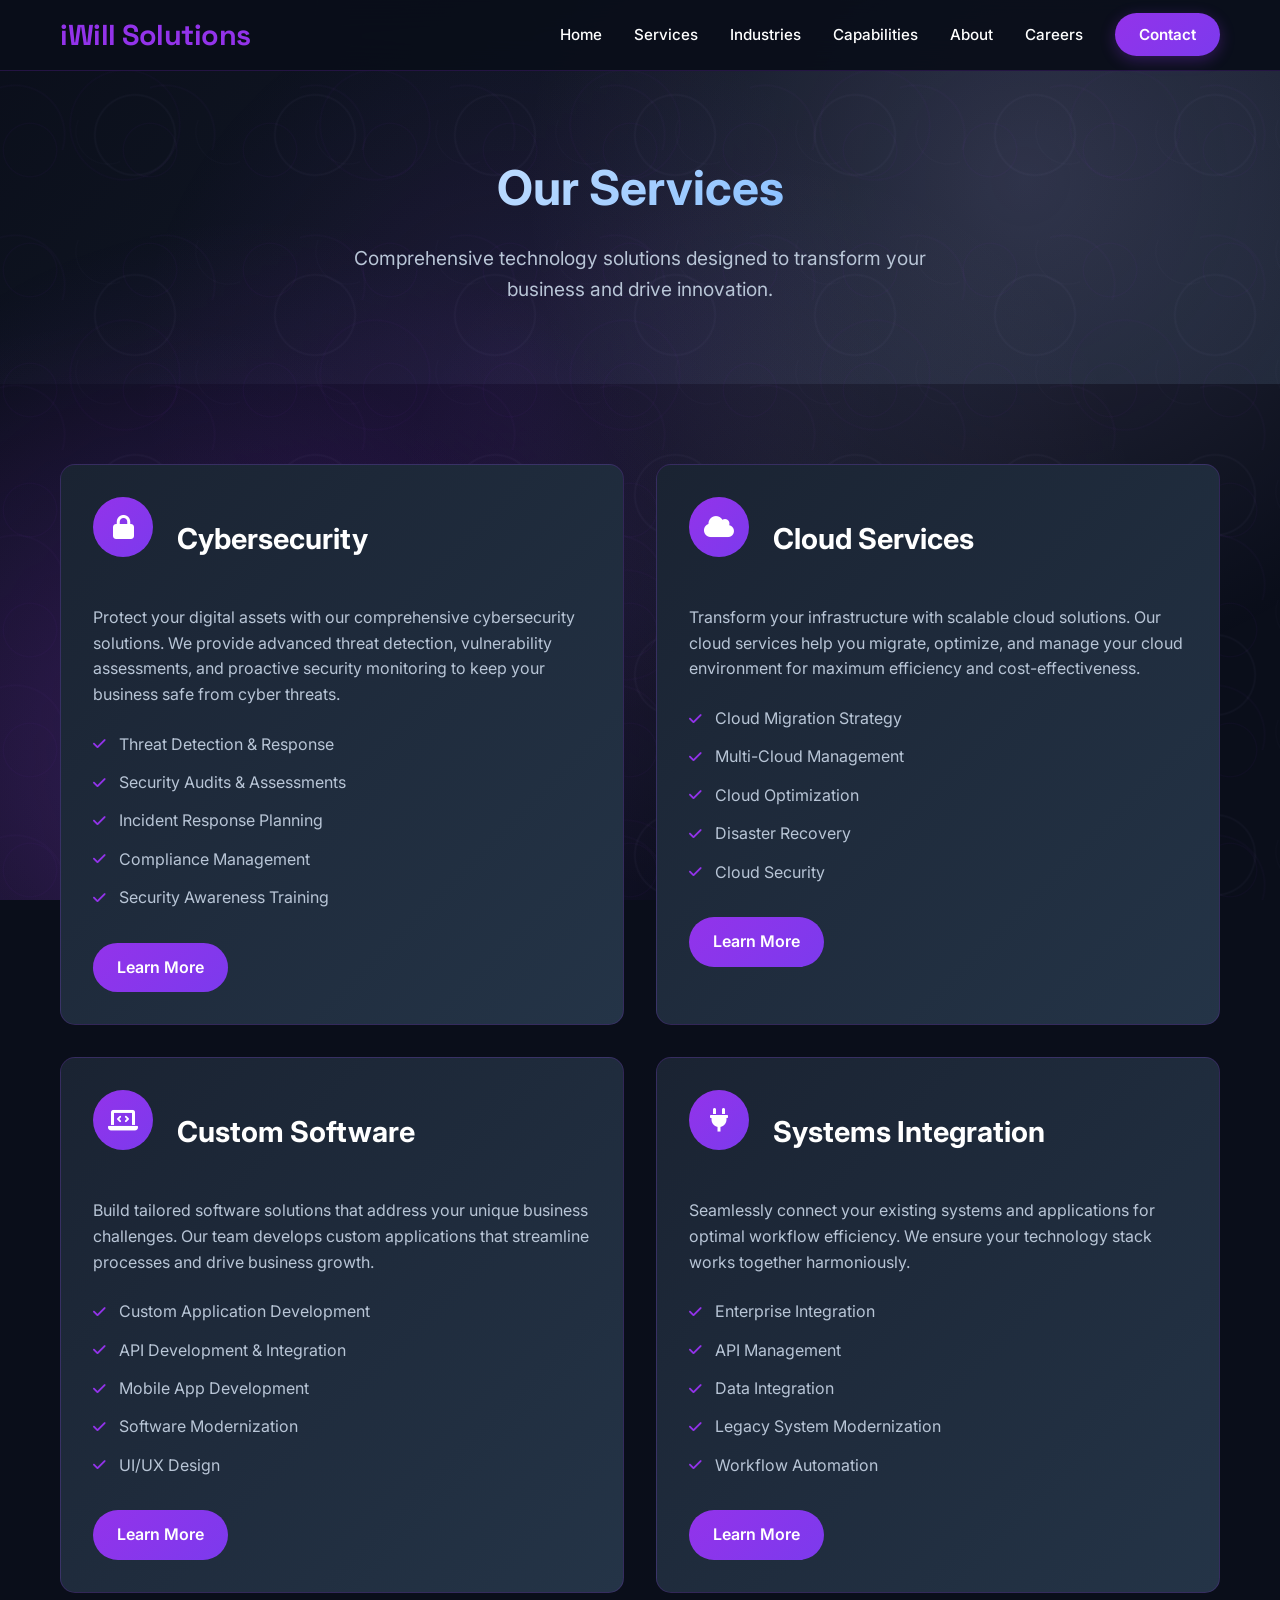
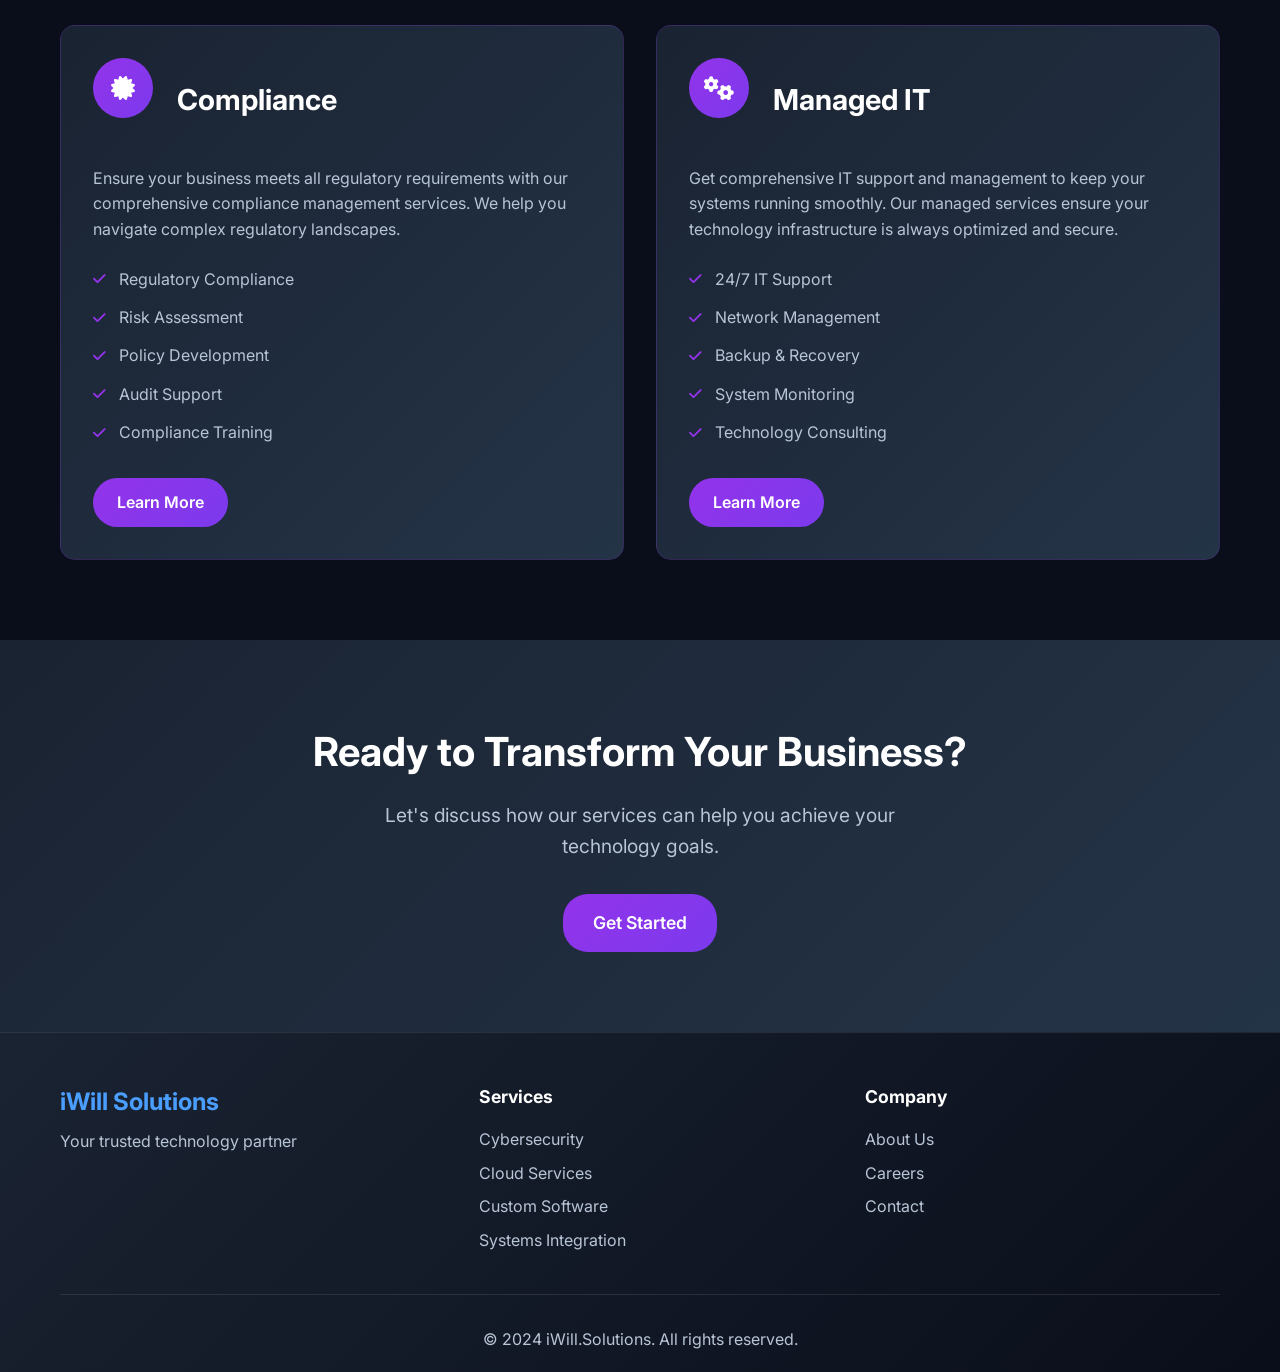
<file: services.html>
<!DOCTYPE html>
<html lang="en">
<head>
    <meta charset="UTF-8">
    <meta name="viewport" content="width=device-width, initial-scale=1.0">
    <title>Services - iWill Solutions</title>
    <link rel="stylesheet" href="styles.css">
    <link rel="stylesheet" href="https://cdnjs.cloudflare.com/ajax/libs/font-awesome/6.0.0/css/all.min.css">
</head>
<body>
    <!-- Navigation -->
    <header class="navbar">
        <nav class="nav-container">
            <div class="nav-logo">
                <h2>iWill Solutions</h2>
            </div>
            <ul class="nav-menu">
                <li><a href="index.html" class="nav-link">Home</a></li>
                <li><a href="services.html" class="nav-link active">Services</a></li>
                <li><a href="industries.html" class="nav-link">Industries</a></li>
                <li><a href="capabilities.html" class="nav-link">Capabilities</a></li>
                <li><a href="about.html" class="nav-link">About</a></li>
                <li><a href="careers.html" class="nav-link">Careers</a></li>
                <li><a href="#contact" class="nav-link contact-btn">Contact</a></li>
            </ul>
            <div class="hamburger">
                <span></span>
                <span></span>
                <span></span>
            </div>
        </nav>
    </header>

    <!-- Main Content -->
    <main>
        <!-- Page Header -->
        <section class="page-header">
            <div class="container">
                <div class="page-header-content">
                    <h1>Our Services</h1>
                    <p>Comprehensive technology solutions designed to transform your business and drive innovation.</p>
                </div>
            </div>
        </section>

        <!-- Services Detail Section -->
        <section class="services-detail">
            <div class="container">
                <div class="services-grid-detail">
                    <!-- Cybersecurity Service -->
                    <div class="service-detail-card">
                        <div class="service-detail-header">
                            <div class="service-icon">
                                <i class="fas fa-lock"></i>
                            </div>
                            <h2>Cybersecurity</h2>
                        </div>
                        <div class="service-detail-content">
                            <p>Protect your digital assets with our comprehensive cybersecurity solutions. We provide advanced threat detection, vulnerability assessments, and proactive security monitoring to keep your business safe from cyber threats.</p>
                            <ul class="service-features">
                                <li><i class="fas fa-check"></i> Threat Detection & Response</li>
                                <li><i class="fas fa-check"></i> Security Audits & Assessments</li>
                                <li><i class="fas fa-check"></i> Incident Response Planning</li>
                                <li><i class="fas fa-check"></i> Compliance Management</li>
                                <li><i class="fas fa-check"></i> Security Awareness Training</li>
                            </ul>
                            <a href="#contact" class="service-cta">Learn More</a>
                        </div>
                    </div>

                    <!-- Cloud Services -->
                    <div class="service-detail-card">
                        <div class="service-detail-header">
                            <div class="service-icon">
                                <i class="fas fa-cloud"></i>
                            </div>
                            <h2>Cloud Services</h2>
                        </div>
                        <div class="service-detail-content">
                            <p>Transform your infrastructure with scalable cloud solutions. Our cloud services help you migrate, optimize, and manage your cloud environment for maximum efficiency and cost-effectiveness.</p>
                            <ul class="service-features">
                                <li><i class="fas fa-check"></i> Cloud Migration Strategy</li>
                                <li><i class="fas fa-check"></i> Multi-Cloud Management</li>
                                <li><i class="fas fa-check"></i> Cloud Optimization</li>
                                <li><i class="fas fa-check"></i> Disaster Recovery</li>
                                <li><i class="fas fa-check"></i> Cloud Security</li>
                            </ul>
                            <a href="#contact" class="service-cta">Learn More</a>
                        </div>
                    </div>

                    <!-- Custom Software -->
                    <div class="service-detail-card">
                        <div class="service-detail-header">
                            <div class="service-icon">
                                <i class="fas fa-laptop-code"></i>
                            </div>
                            <h2>Custom Software</h2>
                        </div>
                        <div class="service-detail-content">
                            <p>Build tailored software solutions that address your unique business challenges. Our team develops custom applications that streamline processes and drive business growth.</p>
                            <ul class="service-features">
                                <li><i class="fas fa-check"></i> Custom Application Development</li>
                                <li><i class="fas fa-check"></i> API Development & Integration</li>
                                <li><i class="fas fa-check"></i> Mobile App Development</li>
                                <li><i class="fas fa-check"></i> Software Modernization</li>
                                <li><i class="fas fa-check"></i> UI/UX Design</li>
                            </ul>
                            <a href="#contact" class="service-cta">Learn More</a>
                        </div>
                    </div>

                    <!-- Systems Integration -->
                    <div class="service-detail-card">
                        <div class="service-detail-header">
                            <div class="service-icon">
                                <i class="fas fa-plug"></i>
                            </div>
                            <h2>Systems Integration</h2>
                        </div>
                        <div class="service-detail-content">
                            <p>Seamlessly connect your existing systems and applications for optimal workflow efficiency. We ensure your technology stack works together harmoniously.</p>
                            <ul class="service-features">
                                <li><i class="fas fa-check"></i> Enterprise Integration</li>
                                <li><i class="fas fa-check"></i> API Management</li>
                                <li><i class="fas fa-check"></i> Data Integration</li>
                                <li><i class="fas fa-check"></i> Legacy System Modernization</li>
                                <li><i class="fas fa-check"></i> Workflow Automation</li>
                            </ul>
                            <a href="#contact" class="service-cta">Learn More</a>
                        </div>
                    </div>

                    <!-- Compliance -->
                    <div class="service-detail-card">
                        <div class="service-detail-header">
                            <div class="service-icon">
                                <i class="fas fa-certificate"></i>
                            </div>
                            <h2>Compliance</h2>
                        </div>
                        <div class="service-detail-content">
                            <p>Ensure your business meets all regulatory requirements with our comprehensive compliance management services. We help you navigate complex regulatory landscapes.</p>
                            <ul class="service-features">
                                <li><i class="fas fa-check"></i> Regulatory Compliance</li>
                                <li><i class="fas fa-check"></i> Risk Assessment</li>
                                <li><i class="fas fa-check"></i> Policy Development</li>
                                <li><i class="fas fa-check"></i> Audit Support</li>
                                <li><i class="fas fa-check"></i> Compliance Training</li>
                            </ul>
                            <a href="#contact" class="service-cta">Learn More</a>
                        </div>
                    </div>

                    <!-- Managed IT -->
                    <div class="service-detail-card">
                        <div class="service-detail-header">
                            <div class="service-icon">
                                <i class="fas fa-cogs"></i>
                            </div>
                            <h2>Managed IT</h2>
                        </div>
                        <div class="service-detail-content">
                            <p>Get comprehensive IT support and management to keep your systems running smoothly. Our managed services ensure your technology infrastructure is always optimized and secure.</p>
                            <ul class="service-features">
                                <li><i class="fas fa-check"></i> 24/7 IT Support</li>
                                <li><i class="fas fa-check"></i> Network Management</li>
                                <li><i class="fas fa-check"></i> Backup & Recovery</li>
                                <li><i class="fas fa-check"></i> System Monitoring</li>
                                <li><i class="fas fa-check"></i> Technology Consulting</li>
                            </ul>
                            <a href="#contact" class="service-cta">Learn More</a>
                        </div>
                    </div>
                </div>
            </div>
        </section>

        <!-- CTA Section -->
        <section class="cta-section">
            <div class="container">
                <div class="cta-content">
                    <h2>Ready to Transform Your Business?</h2>
                    <p>Let's discuss how our services can help you achieve your technology goals.</p>
                    <a href="#contact" class="cta-button">Get Started</a>
                </div>
            </div>
        </section>
    </main>

    <!-- Footer -->
    <footer class="footer">
        <div class="container">
            <div class="footer-content">
                <div class="footer-logo">
                    <h3>iWill Solutions</h3>
                    <p>Your trusted technology partner</p>
                </div>
                <div class="footer-links">
                    <div class="footer-section">
                        <h4>Services</h4>
                        <ul>
                            <li><a href="services.html">Cybersecurity</a></li>
                            <li><a href="services.html">Cloud Services</a></li>
                            <li><a href="services.html">Custom Software</a></li>
                            <li><a href="services.html">Systems Integration</a></li>
                        </ul>
                    </div>
                    <div class="footer-section">
                        <h4>Company</h4>
                        <ul>
                            <li><a href="about.html">About Us</a></li>
                            <li><a href="careers.html">Careers</a></li>
                            <li><a href="#contact">Contact</a></li>
                        </ul>
                    </div>
                </div>
            </div>
            <div class="footer-bottom">
                <p>&copy; 2024 iWill.Solutions. All rights reserved.</p>
            </div>
        </div>
    </footer>

    <script src="script.js"></script>
</body>
</html>
</file>
<file: styles.css>
/* Google Fonts Import */
@import url('https://fonts.googleapis.com/css2?family=Inter:wght@300;400;500;600;700;800;900&family=Space+Grotesk:wght@300;400;500;600;700&display=swap');

/* Reset and Base Styles */
* {
    margin: 0;
    padding: 0;
    box-sizing: border-box;
}

body {
    font-family: 'Inter', sans-serif;
    background: 
        radial-gradient(ellipse at top left, #1a2347 0%, #0a0e1a 40%),
        radial-gradient(ellipse at bottom right, #1a1f2e 0%, #0f1823 50%),
        linear-gradient(135deg, #0a0e1a 0%, #1a1f2e 25%, #0f1823 50%, #1a2347 75%, #0a0e1a 100%);
    background-attachment: fixed;
    color: #ffffff;
    line-height: 1.6;
    position: relative;
    overflow-x: hidden;
}

body::before {
    content: '';
    position: fixed;
    top: 0;
    left: 0;
    width: 100%;
    height: 100%;
    background: 
        radial-gradient(circle at 20% 80%, rgba(147, 51, 234, 0.2) 0%, transparent 40%),
        radial-gradient(circle at 80% 20%, rgba(196, 181, 253, 0.15) 0%, transparent 40%),
        radial-gradient(circle at 40% 40%, rgba(147, 51, 234, 0.1) 0%, transparent 40%),
        radial-gradient(circle at 60% 60%, rgba(196, 181, 253, 0.08) 0%, transparent 40%),
        radial-gradient(circle at 10% 90%, rgba(168, 85, 247, 0.12) 0%, transparent 35%);
    pointer-events: none;
    z-index: 1;
    animation: backgroundPulse 12s ease-in-out infinite alternate;
}

@keyframes backgroundPulse {
    0% { opacity: 0.95; transform: scale(1); }
    50% { opacity: 1; transform: scale(1.005); }
    100% { opacity: 0.98; transform: scale(1.005); }
}

body::after {
    content: '';
    position: fixed;
    top: 0;
    left: 0;
    width: 100%;
    height: 100%;
    background-image: 
        radial-gradient(circle at 25% 25%, transparent 20%, rgba(147, 51, 234, 0.04) 21%, transparent 22%),
        radial-gradient(circle at 75% 75%, transparent 20%, rgba(196, 181, 253, 0.04) 21%, transparent 22%),
        radial-gradient(circle at 50% 50%, transparent 30%, rgba(147, 51, 234, 0.03) 31%, transparent 32%),
        radial-gradient(circle at 10% 90%, transparent 25%, rgba(168, 85, 247, 0.03) 26%, transparent 27%),
        radial-gradient(circle at 90% 10%, transparent 20%, rgba(196, 181, 253, 0.02) 21%, transparent 22%);
    background-size: 120px 120px, 180px 180px, 250px 250px, 150px 150px;
    pointer-events: none;
    z-index: 1;
    animation: patternMove 15s linear infinite;
}

@keyframes patternMove {
    0% { transform: translate(0, 0) rotate(0deg); }
    100% { transform: translate(50px, 50px) rotate(360deg); }
}

.container {
    max-width: 1200px;
    margin: 0 auto;
    padding: 0 20px;
    position: relative;
    z-index: 2;
}

/* Navigation */
.navbar {
    background: rgba(10, 14, 26, 0.8);
    backdrop-filter: blur(20px);
    position: fixed;
    top: 0;
    width: 100%;
    z-index: 1000;
    border-bottom: 1px solid rgba(147, 51, 234, 0.2);
    box-shadow: 0 4px 30px rgba(0, 0, 0, 0.3);
}

.nav-container {
    max-width: 1200px;
    margin: 0 auto;
    padding: 0 20px;
    display: flex;
    justify-content: space-between;
    align-items: center;
    height: 70px;
}

.nav-logo h2 {
    font-family: 'Space Grotesk', sans-serif;
    color: #9333ea;
    font-size: 1.8rem;
    font-weight: 700;
    letter-spacing: -0.5px;
}

.nav-menu {
    display: flex;
    list-style: none;
    align-items: center;
    gap: 2rem;
}

.nav-link {
    color: #ffffff;
    text-decoration: none;
    font-weight: 500;
    font-family: 'Inter', sans-serif;
    transition: all 0.3s ease;
    position: relative;
    font-size: 0.95rem;
}

.nav-link::after {
    content: '';
    position: absolute;
    bottom: -5px;
    left: 0;
    width: 0;
    height: 2px;
    background: linear-gradient(90deg, #9333ea, #c4b5fd);
    transition: width 0.3s ease;
}

.nav-link:hover,
.nav-link.active {
    color: #9333ea;
}

.nav-link:hover::after,
.nav-link.active::after {
    width: 100%;
}

.nav-link.contact-btn {
    background: linear-gradient(135deg, #9333ea 0%, #7c3aed 100%);
    color: #ffffff;
    padding: 12px 24px;
    border-radius: 25px;
    transition: all 0.3s ease;
    font-weight: 600;
    box-shadow: 0 4px 15px rgba(147, 51, 234, 0.3);
}

.nav-link.contact-btn:hover {
    background: linear-gradient(135deg, #a855f7 0%, #9333ea 100%);
    transform: translateY(-2px);
    box-shadow: 0 6px 20px rgba(147, 51, 234, 0.4);
}

.hamburger {
    display: none;
    flex-direction: column;
    cursor: pointer;
}

.hamburger span {
    width: 25px;
    height: 3px;
    background-color: #ffffff;
    margin: 3px 0;
    transition: 0.3s;
}

/* Hero Section */
.hero {
    padding: 120px 0 80px;
    background: 
        radial-gradient(ellipse at 30% 20%, #1a2347 0%, transparent 50%),
        radial-gradient(ellipse at 70% 80%, #1a1f2e 0%, transparent 50%),
        linear-gradient(135deg, #0a0e1a 0%, #1a2332 25%, #0f1823 50%, #1a2347 75%, #0a0e1a 100%);
    position: relative;
    overflow: hidden;
}

.hero::before {
    content: '';
    position: absolute;
    top: -50%;
    left: -50%;
    width: 200%;
    height: 200%;
    background: 
        radial-gradient(circle at 25% 25%, rgba(147, 51, 234, 0.08) 0%, transparent 60%),
        radial-gradient(circle at 75% 75%, rgba(196, 181, 253, 0.06) 0%, transparent 60%),
        radial-gradient(circle at 50% 50%, rgba(147, 51, 234, 0.04) 0%, transparent 60%);
    pointer-events: none;
    z-index: 1;
    animation: backgroundPulse 20s ease-in-out infinite alternate;
}

.hero::after {
    content: '';
    position: absolute;
    top: 0;
    left: 0;
    width: 100%;
    height: 100%;
    background: 
        linear-gradient(45deg, transparent 30%, rgba(147, 51, 234, 0.03) 50%, transparent 70%),
        linear-gradient(-45deg, transparent 40%, rgba(196, 181, 253, 0.03) 60%, transparent 80%),
        linear-gradient(90deg, transparent 20%, rgba(168, 85, 247, 0.02) 40%, transparent 60%),
        radial-gradient(circle at 15% 85%, rgba(147, 51, 234, 0.02) 0%, transparent 30%),
        radial-gradient(circle at 85% 15%, rgba(196, 181, 253, 0.02) 0%, transparent 30%);
    animation: heroShimmer 8s linear infinite;
}

@keyframes heroFloat {
    0%, 100% { transform: translate(0, 0) rotate(0deg) scale(1); }
    25% { transform: translate(40px, -30px) rotate(90deg) scale(1.1); }
    50% { transform: translate(-20px, 40px) rotate(180deg) scale(1.05); }
    75% { transform: translate(30px, 20px) rotate(270deg) scale(1.08); }
}

/* Floating Particles */
.particles {
    position: absolute;
    top: 0;
    left: 0;
    width: 100%;
    height: 100%;
    pointer-events: none;
    z-index: 1;
}

.particle {
    position: absolute;
    background: rgba(147, 51, 234, 0.4);
    border-radius: 50%;
    pointer-events: none;
}

.particle:nth-child(1) {
    width: 4px;
    height: 4px;
    top: 15%;
    left: 20%;
    animation: floatUp 20s infinite;
}

.particle:nth-child(2) {
    width: 5px;
    height: 5px;
    top: 25%;
    left: 60%;
    animation: floatUp 18s infinite;
    animation-delay: 3s;
}

.particle:nth-child(3) {
    width: 3px;
    height: 3px;
    top: 35%;
    left: 30%;
    animation: floatUp 16s infinite;
    animation-delay: 5s;
}

.particle:nth-child(4) {
    width: 4px;
    height: 4px;
    top: 45%;
    left: 70%;
    animation: floatUp 14s infinite;
    animation-delay: 1s;
}

.particle:nth-child(5) {
    width: 3px;
    height: 3px;
    top: 55%;
    left: 20%;
    animation: floatUp 12s infinite;
    animation-delay: 4s;
}

.particle:nth-child(6) {
    width: 5px;
    height: 5px;
    top: 65%;
    left: 50%;
    animation: floatUp 10s infinite;
    animation-delay: 6s;
}

.particle:nth-child(7) {
    width: 4px;
    height: 4px;
    top: 75%;
    left: 80%;
    animation: floatUp 22s infinite;
    animation-delay: 7s;
}

.particle:nth-child(8) {
    width: 3px;
    height: 3px;
    top: 85%;
    left: 15%;
    animation: floatUp 19s infinite;
    animation-delay: 2s;
}

@keyframes floatUp {
    0% {
        transform: translateY(100vh) scale(0);
        opacity: 0;
    }
    50% {
        opacity: 0.7;
        transform: translateY(0) scale(1);
    }
    100% {
        transform: translateY(-100vh) scale(0);
        opacity: 0;
    }
}

@keyframes heroShimmer {
    0% { transform: translateX(-100%); }
    100% { transform: translateX(100%); }
}

.hero-content {
    text-align: center;
    max-width: 800px;
    margin: 0 auto;
    position: relative;
    z-index: 2;
}

.hero-content h1 {
    font-family: 'Space Grotesk', sans-serif;
    font-size: 4rem;
    font-weight: 800;
    margin-bottom: 2.5rem;
    background: linear-gradient(135deg, #ffffff 0%, #9333ea 50%, #c4b5fd 100%);
    -webkit-background-clip: text;
    -webkit-text-fill-color: transparent;
    background-clip: text;
    letter-spacing: -1px;
    line-height: 1.1;
}

.hero-content p {
    font-family: 'Inter', sans-serif;
    font-size: 1.3rem;
    font-weight: 400;
    color: #b8c5d6;
    line-height: 1.8;
    max-width: 600px;
    margin: 0 auto;
}

/* Feature Cards Section */
.feature-cards {
    padding: 80px 0;
    background: linear-gradient(135deg, #0a0e1a 0%, #0f1823 100%);
    position: relative;
}

.cards-grid {
    display: grid;
    grid-template-columns: repeat(auto-fit, minmax(300px, 1fr));
    gap: 2rem;
    position: relative;
    z-index: 2;
}

.card {
    background: linear-gradient(135deg, #1a2332 0%, #243447 50%, #1a2332 100%);
    border-radius: 20px;
    padding: 2.5rem;
    text-align: center;
    transition: all 0.4s cubic-bezier(0.175, 0.885, 0.32, 1.275);
    border: 1px solid rgba(147, 51, 234, 0.2);
    position: relative;
    overflow: hidden;
}

.card::before {
    content: '';
    position: absolute;
    top: 0;
    left: 0;
    right: 0;
    bottom: 0;
    background: radial-gradient(circle at var(--mouse-x, 50%) var(--mouse-y, 50%), rgba(147, 51, 234, 0.1) 0%, transparent 50%);
    opacity: 0;
    transition: opacity 0.3s ease;
    pointer-events: none;
}

.card:hover::before {
    opacity: 1;
}

.card:hover {
    transform: translateY(-8px) scale(1.02);
    box-shadow: 
        0 20px 40px rgba(147, 51, 234, 0.3),
        0 0 60px rgba(147, 51, 234, 0.1),
        inset 0 1px 0 rgba(255, 255, 255, 0.1);
    border-color: rgba(147, 51, 234, 0.4);
}

.card-icon {
    width: 70px;
    height: 70px;
    margin: 0 auto 2rem;
    background: linear-gradient(135deg, #9333ea 0%, #7c3aed 50%, #6d28d9 100%);
    border-radius: 50%;
    display: flex;
    align-items: center;
    justify-content: center;
    box-shadow: 0 10px 25px rgba(147, 51, 234, 0.3);
    transition: all 0.3s ease;
    position: relative;
}

.card-icon::before {
    content: '';
    position: absolute;
    top: -2px;
    left: -2px;
    right: -2px;
    bottom: -2px;
    background: linear-gradient(135deg, #c4b5fd, #9333ea, #7c3aed);
    border-radius: 50%;
    z-index: -1;
    opacity: 0;
    transition: opacity 0.3s ease;
}

.card:hover .card-icon::before {
    opacity: 1;
}

.card:hover .card-icon {
    transform: scale(1.1);
    box-shadow: 0 15px 35px rgba(147, 51, 234, 0.4);
}

.card-icon i {
    font-size: 1.8rem;
    color: #ffffff;
    z-index: 1;
    position: relative;
}

.card h3 {
    font-family: 'Space Grotesk', sans-serif;
    font-size: 1.4rem;
    font-weight: 600;
    margin-bottom: 1rem;
    color: #ffffff;
    letter-spacing: -0.3px;
}

.card p {
    font-family: 'Inter', sans-serif;
    font-size: 0.95rem;
    font-weight: 400;
    color: #b8c5d6;
    line-height: 1.7;
}

/* What We Do Section */
.what-we-do {
    padding: 80px 0;
    background: linear-gradient(135deg, #1a2332 0%, #243447 100%);
}

.section-header {
    text-align: center;
    max-width: 800px;
    margin: 0 auto;
}

.section-header h2 {
    color: #4a9eff;
    font-size: 1rem;
    font-weight: 500;
    letter-spacing: 2px;
    text-transform: uppercase;
    margin-bottom: 1rem;
}

.section-header h1 {
    font-size: 2.5rem;
    font-weight: bold;
    margin-bottom: 1.5rem;
    color: #ffffff;
}

.section-header p {
    font-size: 1.1rem;
    color: #b8c5d6;
    line-height: 1.8;
    margin-bottom: 2rem;
}

.all-services-link {
    color: #4a9eff;
    text-decoration: none;
    font-weight: 600;
    font-size: 1.1rem;
    display: inline-flex;
    align-items: center;
    gap: 0.5rem;
    transition: gap 0.3s ease;
}

.all-services-link:hover {
    gap: 1rem;
}

/* Services Grid Section */
.services-grid {
    padding: 80px 0;
    background-color: #0a0e1a;
}

.services-cards {
    display: grid;
    grid-template-columns: repeat(auto-fit, minmax(350px, 1fr));
    gap: 2rem;
}

.service-card {
    background: linear-gradient(135deg, #1a2332 0%, #243447 100%);
    border-radius: 15px;
    padding: 2rem;
    transition: transform 0.3s ease, box-shadow 0.3s ease;
    border: 1px solid rgba(147, 51, 234, 0.2);
}

.service-card:hover {
    transform: translateY(-5px);
    box-shadow: 0 10px 30px rgba(147, 51, 234, 0.3);
}

.service-icon {
    width: 50px;
    height: 50px;
    margin-bottom: 1.5rem;
    background: linear-gradient(135deg, #9333ea 0%, #7c3aed 100%);
    border-radius: 50%;
    display: flex;
    align-items: center;
    justify-content: center;
}

.service-icon i {
    font-size: 1.2rem;
    color: #ffffff;
}

.service-card h3 {
    font-size: 1.3rem;
    margin-bottom: 1rem;
    color: #ffffff;
}

.service-card p {
    color: #b8c5d6;
    line-height: 1.6;
}

/* Footer */
.footer {
    background: linear-gradient(135deg, #1a2332 0%, #0a0e1a 100%);
    padding: 50px 0 20px;
    border-top: 1px solid rgba(255, 255, 255, 0.1);
}

.footer-content {
    display: grid;
    grid-template-columns: 1fr 2fr;
    gap: 3rem;
    margin-bottom: 2rem;
}

.footer-logo h3 {
    color: #4a9eff;
    font-size: 1.5rem;
    margin-bottom: 0.5rem;
}

.footer-logo p {
    color: #b8c5d6;
}

.footer-links {
    display: grid;
    grid-template-columns: repeat(auto-fit, minmax(200px, 1fr));
    gap: 2rem;
}

.footer-section h4 {
    color: #ffffff;
    margin-bottom: 1rem;
    font-size: 1.1rem;
}

.footer-section ul {
    list-style: none;
}

.footer-section ul li {
    margin-bottom: 0.5rem;
}

.footer-section ul li a {
    color: #b8c5d6;
    text-decoration: none;
    transition: color 0.3s ease;
}

.footer-section ul li a:hover {
    color: #4a9eff;
}

.footer-bottom {
    text-align: center;
    padding-top: 2rem;
    border-top: 1px solid rgba(255, 255, 255, 0.1);
    color: #b8c5d6;
}

/* Page Header Styles */
.page-header {
    padding: 150px 0 80px;
    background: linear-gradient(135deg, #0a0e1a 0%, #1a2332 100%);
    text-align: center;
}

.page-header-content h1 {
    font-size: 3rem;
    font-weight: bold;
    margin-bottom: 1rem;
    background: linear-gradient(135deg, #ffffff 0%, #4a9eff 100%);
    -webkit-background-clip: text;
    -webkit-text-fill-color: transparent;
    background-clip: text;
}

.page-header-content p {
    font-size: 1.2rem;
    color: #b8c5d6;
    max-width: 600px;
    margin: 0 auto;
}

/* Services Detail Section */
.services-detail {
    padding: 80px 0;
    background-color: #0a0e1a;
}

.services-grid-detail {
    display: grid;
    grid-template-columns: repeat(auto-fit, minmax(400px, 1fr));
    gap: 2rem;
}

.service-detail-card {
    background: linear-gradient(135deg, #1a2332 0%, #243447 100%);
    border-radius: 15px;
    padding: 2rem;
    border: 1px solid rgba(147, 51, 234, 0.2);
    transition: transform 0.3s ease, box-shadow 0.3s ease;
}

.service-detail-card:hover {
    transform: translateY(-5px);
    box-shadow: 0 10px 30px rgba(147, 51, 234, 0.3);
}

.service-detail-header {
    display: flex;
    align-items: center;
    gap: 1.5rem;
    margin-bottom: 1.5rem;
}

.service-detail-header .service-icon {
    width: 60px;
    height: 60px;
    background: linear-gradient(135deg, #9333ea 0%, #7c3aed 100%);
    border-radius: 50%;
    display: flex;
    align-items: center;
    justify-content: center;
    flex-shrink: 0;
}

.service-detail-header .service-icon i {
    font-size: 1.5rem;
    color: #ffffff;
}

.service-detail-header h2 {
    font-size: 1.8rem;
    color: #ffffff;
    margin: 0;
}

.service-detail-content p {
    color: #b8c5d6;
    line-height: 1.6;
    margin-bottom: 1.5rem;
}

.service-features {
    list-style: none;
    margin-bottom: 2rem;
}

.service-features li {
    color: #b8c5d6;
    margin-bottom: 0.8rem;
    display: flex;
    align-items: center;
    gap: 0.8rem;
}

.service-features i {
    color: #9333ea;
    font-size: 0.9rem;
}

.service-cta {
    display: inline-block;
    background: linear-gradient(135deg, #9333ea 0%, #7c3aed 100%);
    color: #ffffff;
    padding: 12px 24px;
    border-radius: 25px;
    text-decoration: none;
    font-weight: 600;
    transition: all 0.3s ease;
}

.service-cta:hover {
    transform: translateY(-2px);
    box-shadow: 0 5px 15px rgba(147, 51, 234, 0.4);
}

/* CTA Section */
.cta-section {
    padding: 80px 0;
    background: linear-gradient(135deg, #1a2332 0%, #243447 100%);
    text-align: center;
}

.cta-content h2 {
    font-size: 2.5rem;
    font-weight: bold;
    margin-bottom: 1rem;
    color: #ffffff;
}

.cta-content p {
    font-size: 1.2rem;
    color: #b8c5d6;
    margin-bottom: 2rem;
    max-width: 600px;
    margin-left: auto;
    margin-right: auto;
}

.cta-button {
    display: inline-block;
    background: linear-gradient(135deg, #9333ea 0%, #7c3aed 100%);
    color: #ffffff;
    padding: 15px 30px;
    border-radius: 25px;
    text-decoration: none;
    font-weight: 600;
    font-size: 1.1rem;
    transition: all 0.3s ease;
}

.cta-button:hover {
    transform: translateY(-2px);
    box-shadow: 0 5px 20px rgba(147, 51, 234, 0.4);
}

/* About Page Styles */
.about-content {
    padding: 80px 0;
    background-color: #0a0e1a;
}

.about-grid {
    display: grid;
    grid-template-columns: 1fr 1fr;
    gap: 4rem;
    align-items: center;
    margin-bottom: 4rem;
}

.about-text h2 {
    font-size: 2.5rem;
    font-weight: bold;
    margin-bottom: 1.5rem;
    color: #ffffff;
}

.about-text p {
    color: #b8c5d6;
    line-height: 1.8;
    margin-bottom: 1.5rem;
}

.about-image {
    background: linear-gradient(135deg, #1a2332 0%, #243447 100%);
    border-radius: 15px;
    padding: 3rem;
    text-align: center;
    border: 1px solid rgba(74, 158, 255, 0.2);
}

.about-image i {
    font-size: 5rem;
    color: #9333ea;
}

.values-section {
    padding: 80px 0;
    background: linear-gradient(135deg, #1a2332 0%, #243447 100%);
}

.values-grid {
    display: grid;
    grid-template-columns: repeat(auto-fit, minmax(300px, 1fr));
    gap: 2rem;
}

.value-card {
    text-align: center;
    padding: 2rem;
}

.value-card i {
    font-size: 3rem;
    color: #9333ea;
    margin-bottom: 1.5rem;
}

.value-card h3 {
    font-size: 1.5rem;
    color: #ffffff;
    margin-bottom: 1rem;
}

.value-card p {
    color: #b8c5d6;
    line-height: 1.6;
}

/* Careers Page Styles */
.careers-hero {
    padding: 150px 0 80px;
    background: linear-gradient(135deg, #0a0e1a 0%, #1a2332 100%);
    text-align: center;
}

.careers-hero h1 {
    font-size: 3rem;
    font-weight: bold;
    margin-bottom: 1rem;
    background: linear-gradient(135deg, #ffffff 0%, #4a9eff 100%);
    -webkit-background-clip: text;
    -webkit-text-fill-color: transparent;
    background-clip: text;
}

.careers-hero p {
    font-size: 1.2rem;
    color: #b8c5d6;
    max-width: 600px;
    margin: 0 auto;
}

.open-positions {
    padding: 80px 0;
    background-color: #0a0e1a;
}

.positions-grid {
    display: grid;
    gap: 2rem;
}

.position-card {
    background: linear-gradient(135deg, #1a2332 0%, #243447 100%);
    border-radius: 15px;
    padding: 2rem;
    border: 1px solid rgba(147, 51, 234, 0.2);
    transition: transform 0.3s ease, box-shadow 0.3s ease;
}

.position-card:hover {
    transform: translateY(-5px);
    box-shadow: 0 10px 30px rgba(147, 51, 234, 0.3);
}

.position-header {
    display: flex;
    justify-content: space-between;
    align-items: center;
    margin-bottom: 1rem;
}

.position-title {
    font-size: 1.5rem;
    color: #ffffff;
    margin: 0;
}

.position-type {
    background: rgba(147, 51, 234, 0.2);
    color: #9333ea;
    padding: 5px 15px;
    border-radius: 20px;
    font-size: 0.9rem;
}

.position-details {
    display: flex;
    gap: 2rem;
    margin-bottom: 1rem;
    color: #b8c5d6;
}

.position-details span {
    display: flex;
    align-items: center;
    gap: 0.5rem;
}

.position-description {
    color: #b8c5d6;
    line-height: 1.6;
    margin-bottom: 1.5rem;
}

.apply-button {
    display: inline-block;
    background: linear-gradient(135deg, #9333ea 0%, #7c3aed 100%);
    color: #ffffff;
    padding: 10px 20px;
    border-radius: 25px;
    text-decoration: none;
    font-weight: 600;
    transition: all 0.3s ease;
}

.apply-button:hover {
    transform: translateY(-2px);
    box-shadow: 0 5px 15px rgba(147, 51, 234, 0.4);
}

/* Industries Page Styles */
.industries-hero {
    padding: 150px 0 80px;
    background: linear-gradient(135deg, #0a0e1a 0%, #1a2332 100%);
    text-align: center;
}

.industries-grid {
    display: grid;
    grid-template-columns: repeat(auto-fit, minmax(350px, 1fr));
    gap: 2rem;
}

.industry-card {
    background: linear-gradient(135deg, #1a2332 0%, #243447 100%);
    border-radius: 15px;
    padding: 2rem;
    border: 1px solid rgba(147, 51, 234, 0.2);
    transition: transform 0.3s ease, box-shadow 0.3s ease;
    text-align: center;
}

.industry-card:hover {
    transform: translateY(-5px);
    box-shadow: 0 10px 30px rgba(147, 51, 234, 0.3);
}

.industry-icon {
    width: 80px;
    height: 80px;
    margin: 0 auto 1.5rem;
    background: linear-gradient(135deg, #9333ea 0%, #7c3aed 100%);
    border-radius: 50%;
    display: flex;
    align-items: center;
    justify-content: center;
}

.industry-icon i {
    font-size: 2rem;
    color: #ffffff;
}

.industry-card h3 {
    font-size: 1.5rem;
    color: #ffffff;
    margin-bottom: 1rem;
}

.industry-card p {
    color: #b8c5d6;
    line-height: 1.6;
}

/* Capabilities Page Styles */
.capabilities-hero {
    padding: 150px 0 80px;
    background: linear-gradient(135deg, #0a0e1a 0%, #1a2332 100%);
    text-align: center;
}

.capabilities-grid {
    display: grid;
    grid-template-columns: repeat(auto-fit, minmax(300px, 1fr));
    gap: 2rem;
}

.capability-card {
    background: linear-gradient(135deg, #1a2332 0%, #243447 100%);
    border-radius: 15px;
    padding: 2rem;
    border: 1px solid rgba(147, 51, 234, 0.2);
    transition: transform 0.3s ease, box-shadow 0.3s ease;
}

.capability-card:hover {
    transform: translateY(-5px);
    box-shadow: 0 10px 30px rgba(147, 51, 234, 0.3);
}

.capability-header {
    display: flex;
    align-items: center;
    gap: 1rem;
    margin-bottom: 1rem;
}

.capability-header i {
    font-size: 1.5rem;
    color: #9333ea;
}

.capability-header h3 {
    font-size: 1.3rem;
    color: #ffffff;
    margin: 0;
}

.capability-card p {
    color: #b8c5d6;
    line-height: 1.6;
}

/* Responsive Design */
@media (max-width: 768px) {
    .hamburger {
        display: flex;
    }

    .nav-menu {
        position: fixed;
        left: -100%;
        top: 70px;
        flex-direction: column;
        background-color: rgba(10, 14, 26, 0.98);
        width: 100%;
        text-align: center;
        transition: 0.3s;
        padding: 2rem 0;
        gap: 1rem;
    }

    .nav-menu.active {
        left: 0;
    }

    .hero-content h1 {
        font-size: 2.5rem;
    }

    .section-header h1 {
        font-size: 2rem;
    }

    .cards-grid,
    .services-cards {
        grid-template-columns: 1fr;
    }

    .footer-content {
        grid-template-columns: 1fr;
        text-align: center;
    }

    .footer-links {
        grid-template-columns: 1fr;
    }
}

@media (max-width: 480px) {
    .hero-content h1 {
        font-size: 2rem;
    }

    .nav-container {
        padding: 0 15px;
    }

    .container {
        padding: 0 15px;
    }

    .card,
    .service-card {
        padding: 1.5rem;
    }
}
</file>
